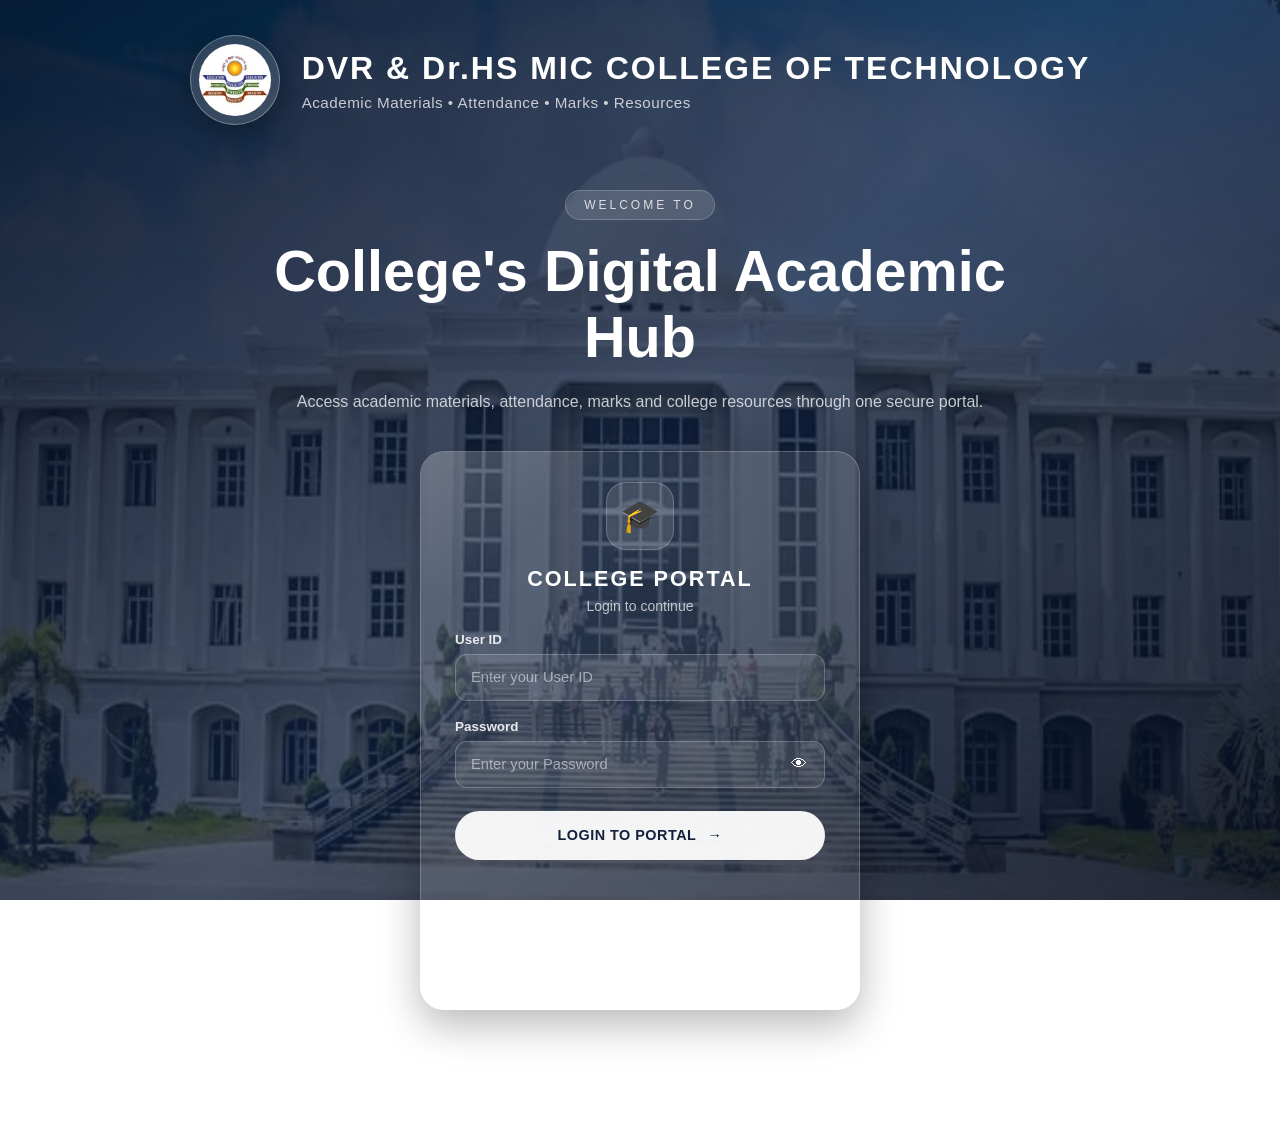
<file: index.html>
<!DOCTYPE html>
<html lang="en">

<head>
    <meta charset="UTF-8">
    <meta name="viewport" content="width=device-width, initial-scale=1.0">

    <title>College Portal</title>

    <link rel="stylesheet" href="style.css">
</head>

<body>

    <div class="background-overlay"></div>

    <main class="main-container">

        <!-- COLLEGE HEADER -->
        <header class="college-header">

            <div class="logo-container">
                <img
                    src="college-logo.jpeg"
                    alt="College Logo"
                    class="college-logo"
                >
            </div>

            <div class="college-info">

                <h1>
                    DVR & Dr.HS MIC COLLEGE OF TECHNOLOGY
                </h1>

                <p>
                    Academic Materials • Attendance • Marks • Resources
                </p>

            </div>

        </header>


        <!-- WELCOME -->
        <section class="welcome-section">

            <span class="welcome-small">
                WELCOME TO
            </span>

            <h2>
                College's Digital Academic Hub
            </h2>

            <p>
                Access academic materials, attendance, marks and
                college resources through one secure portal.
            </p>

        </section>


        <!-- LOGIN -->
        <section class="login-section">

            <div class="login-card">

                <div class="login-icon">
                    🎓
                </div>

                <h3>
                    COLLEGE PORTAL
                </h3>

                <p class="login-subtitle">
                    Login to continue
                </p>


                <form id="loginForm">

                    <!-- USER ID -->
                    <div class="input-group">

                        <label for="userId">
                            User ID
                        </label>

                        <input
                            type="text"
                            id="userId"
                            placeholder="Enter your User ID"
                            autocomplete="username"
                            required
                        >

                    </div>


                    <!-- PASSWORD -->
                    <div class="input-group">

                        <label for="password">
                            Password
                        </label>

                        <div class="password-wrapper">

                            <input
                                type="password"
                                id="password"
                                placeholder="Enter your Password"
                                autocomplete="current-password"
                                required
                            >

                            <button
                                type="button"
                                id="passwordToggle"
                                class="password-toggle"
                                aria-label="Show password"
                            >
                                👁
                            </button>

                        </div>

                    </div>


                    <!-- LOGIN -->
                    <button
                        type="submit"
                        class="login-button"
                    >
                        LOGIN TO PORTAL
                        <span>→</span>
                    </button>

                </form>


                <p
                    id="loginMessage"
                    class="login-message"
                ></p>


                <!-- OR -->
                <div class="divider">
                    <span>OR</span>
                </div>


                <!-- REGISTER -->
                <button
                    type="button"
                    class="register-button"
                    onclick="openRegister()"
                >
                    New Student?
                    <span>Register Here</span>
                </button>

            </div>

        </section>


        <!-- FOOTER -->
        <footer>

            <p>
                © 2025-2029 CSE DEPARTMENT
            </p>

            <p>
                Secure • Accessible • Student Focused
            </p>

        </footer>

    </main>


    <script src="script.js"></script>

</body>

</html>
</file>
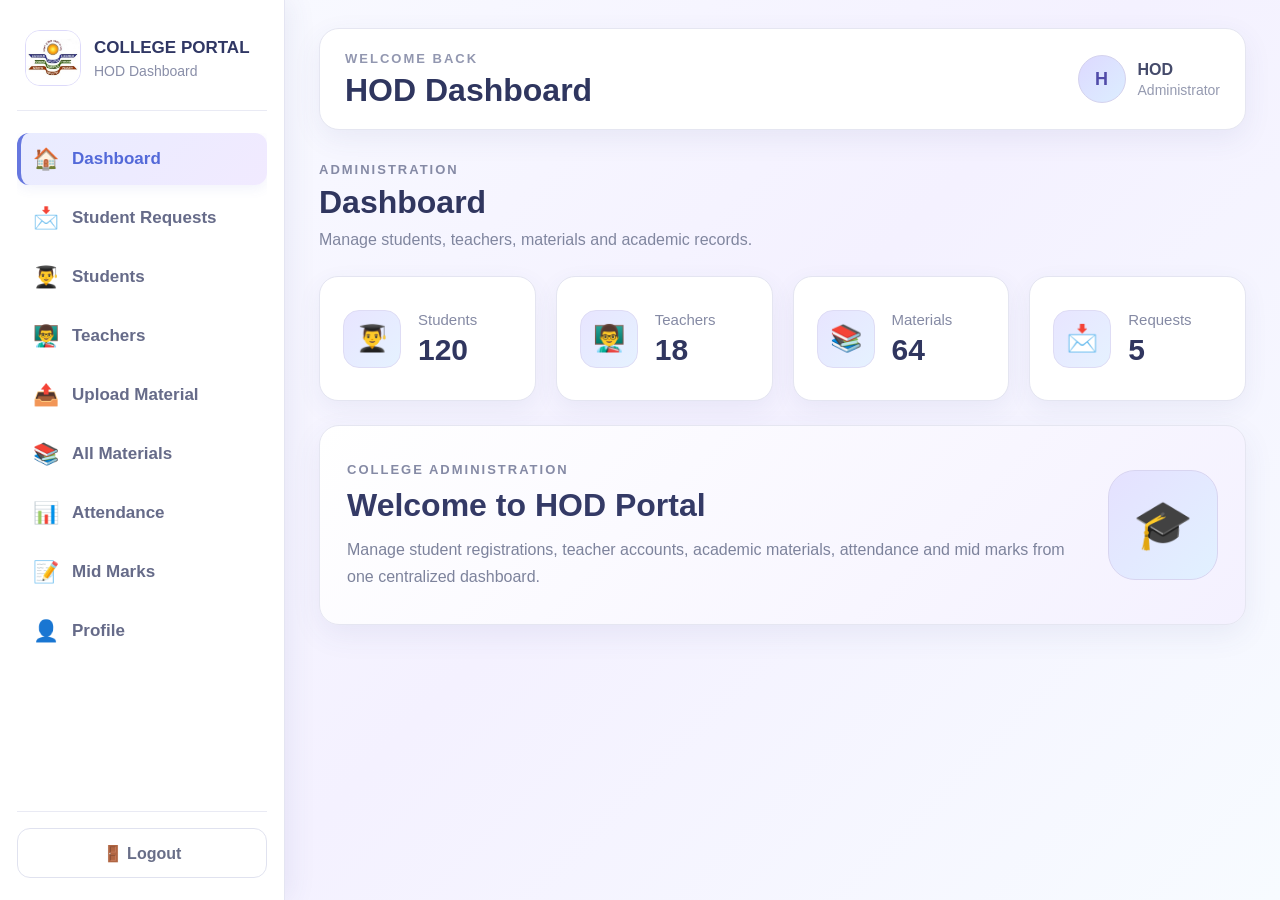
<file: admin-dashboard.html>
<!DOCTYPE html>
<html lang="en">

<head>

    <meta charset="UTF-8">

    <meta
        name="viewport"
        content="width=device-width, initial-scale=1.0"
    >

    <title>HOD Dashboard | College Portal</title>

    <link
        rel="stylesheet"
        href="admin-dashboard.css"
    >

</head>


<body>


<div class="dashboard-wrapper">


    <!-- =================================================
         MOBILE OVERLAY
    ================================================== -->

    <div
        class="mobile-overlay"
        id="mobileOverlay"
        onclick="closeMobileMenu()"
    ></div>



    <!-- =================================================
         SIDEBAR
    ================================================== -->

    <aside class="sidebar"
           id="sidebar">


        <!-- SIDEBAR HEADER -->

        <div class="sidebar-header">


            <div class="sidebar-logo">

                <img
                    src="../college-logo.jpeg"
                    alt="College Logo"
                >

            </div>


            <div>

                <h2>
                    COLLEGE PORTAL
                </h2>

                <p>
                    HOD Dashboard
                </p>

            </div>


        </div>



        <!-- NAVIGATION -->

        <nav class="sidebar-nav">


            <button
                class="nav-item active"
                onclick="showSection('dashboard')"
            >

                <span>🏠</span>

                <span>
                    Dashboard
                </span>

            </button>


            <button
                class="nav-item"
                onclick="showSection('requests')"
            >

                <span>📩</span>

                <span>
                    Student Requests
                </span>

            </button>


            <button
                class="nav-item"
                onclick="showSection('students')"
            >

                <span>👨‍🎓</span>

                <span>
                    Students
                </span>

            </button>


            <button
                class="nav-item"
                onclick="showSection('teachers')"
            >

                <span>👨‍🏫</span>

                <span>
                    Teachers
                </span>

            </button>


            <button
                class="nav-item"
                onclick="showSection('upload-material')"
            >

                <span>📤</span>

                <span>
                    Upload Material
                </span>

            </button>


            <button
                class="nav-item"
                onclick="showSection('materials')"
            >

                <span>📚</span>

                <span>
                    All Materials
                </span>

            </button>


            <button
                class="nav-item"
                onclick="showSection('attendance')"
            >

                <span>📊</span>

                <span>
                    Attendance
                </span>

            </button>


            <button
                class="nav-item"
                onclick="showSection('marks')"
            >

                <span>📝</span>

                <span>
                    Mid Marks
                </span>

            </button>


            <button
                class="nav-item"
                onclick="showSection('profile')"
            >

                <span>👤</span>

                <span>
                    Profile
                </span>

            </button>


        </nav>



        <!-- LOGOUT -->

        <div class="sidebar-bottom">

            <button
                class="logout-btn"
                onclick="logout()"
            >

                🚪 Logout

            </button>

        </div>


    </aside>



    <!-- =================================================
         MAIN
    ================================================== -->

    <main class="main-content">


        <!-- TOPBAR -->

        <header class="topbar">


            <!-- MOBILE MENU -->

            <button
                type="button"
                class="mobile-menu-btn"
                onclick="toggleMobileMenu()"
                aria-label="Open menu"
            >
                ☰
            </button>


            <div class="topbar-title">

                <span class="topbar-small">
                    WELCOME BACK
                </span>

                <h1>
                    HOD Dashboard
                </h1>

            </div>


            <div class="topbar-user">

                <div class="user-avatar">
                    H
                </div>

                <div>

                    <strong>
                        HOD
                    </strong>

                    <small>
                        Administrator
                    </small>

                </div>

            </div>


        </header>



        <!-- =================================================
             DASHBOARD
        ================================================== -->

        <section
            id="dashboard"
            class="content-section active"
        >


            <div class="section-heading">

                <div>

                    <span class="section-label">
                        ADMINISTRATION
                    </span>

                    <h2>
                        Dashboard
                    </h2>

                    <p>
                        Manage students, teachers,
                        materials and academic records.
                    </p>

                </div>

            </div>



            <!-- STATS -->

            <div class="stats-grid">


                <div class="stat-card">

                    <div class="stat-icon">
                        👨‍🎓
                    </div>

                    <div>

                        <span>
                            Students
                        </span>

                        <h3>
                            120
                        </h3>

                    </div>

                </div>


                <div class="stat-card">

                    <div class="stat-icon">
                        👨‍🏫
                    </div>

                    <div>

                        <span>
                            Teachers
                        </span>

                        <h3>
                            18
                        </h3>

                    </div>

                </div>


                <div class="stat-card">

                    <div class="stat-icon">
                        📚
                    </div>

                    <div>

                        <span>
                            Materials
                        </span>

                        <h3>
                            64
                        </h3>

                    </div>

                </div>


                <div class="stat-card">

                    <div class="stat-icon">
                        📩
                    </div>

                    <div>

                        <span>
                            Requests
                        </span>

                        <h3>
                            5
                        </h3>

                    </div>

                </div>


            </div>



            <!-- WELCOME -->

            <div class="glass-panel welcome-panel">

                <div>

                    <span class="section-label">
                        COLLEGE ADMINISTRATION
                    </span>

                    <h2>
                        Welcome to HOD Portal
                    </h2>

                    <p>
                        Manage student registrations,
                        teacher accounts, academic materials,
                        attendance and mid marks from one
                        centralized dashboard.
                    </p>

                </div>


                <div class="welcome-icon">
                    🎓
                </div>

            </div>


        </section>



        <!-- =================================================
             STUDENT REQUESTS
        ================================================== -->

        <section
            id="requests"
            class="content-section"
        >


            <div class="section-heading">

                <div>

                    <span class="section-label">
                        STUDENT MANAGEMENT
                    </span>

                    <h2>
                        Student Requests
                    </h2>

                    <p>
                        Approve or reject student registrations.
                    </p>

                </div>


                <input
                    type="text"
                    id="requestSearch"
                    class="search-input"
                    placeholder="Search requests..."
                >

            </div>



            <div class="glass-panel">

                <div class="table-wrapper">

                    <table>

                        <thead>

                            <tr>

                                <th>
                                    Registration ID
                                </th>

                                <th>
                                    Student Name
                                </th>

                                <th>
                                    Email
                                </th>

                                <th>
                                    Branch
                                </th>

                                <th>
                                    Year
                                </th>

                                <th>
                                    Status
                                </th>

                                <th>
                                    Action
                                </th>

                            </tr>

                        </thead>


                        <tbody id="requestTableBody">

                            <tr>

                                <td>
                                    23CSE002
                                </td>

                                <td>
                                    Demo Student 2
                                </td>

                                <td>
                                    student2@college.edu
                                </td>

                                <td>
                                    CSE
                                </td>

                                <td>
                                    3rd Year
                                </td>

                                <td>
                                    <span class="status pending">
                                        Pending
                                    </span>
                                </td>

                                <td>

                                    <button
                                        class="approve-btn"
                                        onclick="approveRequest(this)"
                                    >
                                        Approve
                                    </button>

                                    <button
                                        class="reject-btn"
                                        onclick="rejectRequest(this)"
                                    >
                                        Reject
                                    </button>

                                </td>

                            </tr>


                            <tr>

                                <td>
                                    23ECE003
                                </td>

                                <td>
                                    Demo Student 3
                                </td>

                                <td>
                                    student3@college.edu
                                </td>

                                <td>
                                    ECE
                                </td>

                                <td>
                                    2nd Year
                                </td>

                                <td>
                                    <span class="status pending">
                                        Pending
                                    </span>
                                </td>

                                <td>

                                    <button
                                        class="approve-btn"
                                        onclick="approveRequest(this)"
                                    >
                                        Approve
                                    </button>

                                    <button
                                        class="reject-btn"
                                        onclick="rejectRequest(this)"
                                    >
                                        Reject
                                    </button>

                                </td>

                            </tr>

                        </tbody>

                    </table>

                </div>

            </div>


        </section>



        <!-- =================================================
             STUDENTS
        ================================================== -->

        <section
            id="students"
            class="content-section"
        >


            <div class="section-heading">

                <div>

                    <span class="section-label">
                        STUDENT MANAGEMENT
                    </span>

                    <h2>
                        Students
                    </h2>

                    <p>
                        View and manage student accounts.
                    </p>

                </div>


                <input
                    type="text"
                    id="studentSearch"
                    class="search-input"
                    placeholder="Search students..."
                >

            </div>



            <div class="glass-panel">

                <div class="table-wrapper">

                    <table>

                        <thead>

                            <tr>

                                <th>
                                    Registration ID
                                </th>

                                <th>
                                    Student Name
                                </th>

                                <th>
                                    Branch
                                </th>

                                <th>
                                    Year
                                </th>

                                <th>
                                    Status
                                </th>

                                <th>
                                    Action
                                </th>

                            </tr>

                        </thead>


                        <tbody id="studentTableBody">

                            <tr>

                                <td>
                                    23CSE001
                                </td>

                                <td>
                                    Demo Student
                                </td>

                                <td>
                                    CSE
                                </td>

                                <td>
                                    3rd Year
                                </td>

                                <td>
                                    <span class="status active">
                                        Active
                                    </span>
                                </td>

                                <td>

                                    <button
                                        class="view-btn"
                                        onclick="viewStudent(this)"
                                    >
                                        View
                                    </button>

                                    <button
                                        class="edit-btn"
                                        onclick="editStudent(this)"
                                    >
                                        Edit
                                    </button>

                                    <button
                                        class="reset-btn"
                                        onclick="resetStudentPassword(this)"
                                    >
                                        Reset Password
                                    </button>

                                </td>

                            </tr>

                        </tbody>

                    </table>

                </div>

            </div>


        </section>



        <!-- =================================================
             TEACHERS
        ================================================== -->

        <section
            id="teachers"
            class="content-section"
        >


            <div class="section-heading">

                <div>

                    <span class="section-label">
                        TEACHER MANAGEMENT
                    </span>

                    <h2>
                        Teachers
                    </h2>

                    <p>
                        Create and manage teacher accounts.
                    </p>

                </div>

            </div>



            <!-- CREATE TEACHER -->

            <div class="glass-panel">

                <h3>
                    Create Teacher Account
                </h3>


                <form id="teacherForm">


                    <div class="form-row">


                        <div class="form-group">

                            <label>
                                Teacher ID
                            </label>

                            <input
                                type="text"
                                id="teacherId"
                                placeholder="Enter Teacher ID"
                                required
                            >

                        </div>


                        <div class="form-group">

                            <label>
                                Teacher Name
                            </label>

                            <input
                                type="text"
                                id="teacherName"
                                placeholder="Enter Teacher Name"
                                required
                            >

                        </div>


                    </div>



                    <div class="form-row">


                        <div class="form-group">

                            <label>
                                Branch
                            </label>

                            <select
                                id="teacherBranch"
                                required
                            >

                                <option value="">
                                    Select Branch
                                </option>

                                <option value="CSE">
                                    CSE
                                </option>

                                <option value="ECE">
                                    ECE
                                </option>

                                <option value="EEE">
                                    EEE
                                </option>

                                <option value="MECH">
                                    MECH
                                </option>

                                <option value="CIVIL">
                                    CIVIL
                                </option>

                                <option value="AIML">
                                    AIML
                                </option>

                                <option value="DS">
                                    Data Science
                                </option>

                            </select>

                        </div>


                        <div class="form-group">

                            <label>
                                Qualification
                            </label>

                            <input
                                type="text"
                                id="teacherQualification"
                                placeholder="Example: M.Tech"
                                required
                            >

                        </div>


                    </div>



                    <div class="form-row">


                        <div class="form-group">

                            <label>
                                Password
                            </label>

                            <input
                                type="password"
                                id="teacherPassword"
                                placeholder="Enter Password"
                                required
                            >

                        </div>


                        <div class="form-group">

                            <label>
                                Confirm Password
                            </label>

                            <input
                                type="password"
                                id="teacherConfirmPassword"
                                placeholder="Confirm Password"
                                required
                            >

                        </div>


                    </div>



                    <div class="form-actions">

                        <button
                            type="button"
                            class="cancel-btn"
                            onclick="clearTeacherForm()"
                        >
                            Clear
                        </button>


                        <button
                            type="submit"
                            class="primary-btn"
                        >
                            Create Teacher
                        </button>

                    </div>


                    <p
                        id="teacherMessage"
                        class="form-message"
                    ></p>


                </form>

            </div>



            <!-- TEACHER TABLE -->

            <div class="glass-panel">

                <h3>
                    Teacher Accounts
                </h3>


                <div class="table-wrapper">

                    <table>

                        <thead>

                            <tr>

                                <th>
                                    Teacher ID
                                </th>

                                <th>
                                    Teacher Name
                                </th>

                                <th>
                                    Branch
                                </th>

                                <th>
                                    Qualification
                                </th>

                                <th>
                                    Status
                                </th>

                                <th>
                                    Action
                                </th>

                            </tr>

                        </thead>


                        <tbody id="teacherTableBody">

                            <tr>

                                <td>
                                    TCH001
                                </td>

                                <td>
                                    Demo Teacher
                                </td>

                                <td>
                                    CSE
                                </td>

                                <td>
                                    M.Tech
                                </td>

                                <td>
                                    <span class="status active">
                                        Active
                                    </span>
                                </td>

                                <td>

                                    <button
                                        class="view-btn"
                                        onclick="viewTeacher(this)"
                                    >
                                        View
                                    </button>

                                    <button
                                        class="edit-btn"
                                        onclick="editTeacher(this)"
                                    >
                                        Edit
                                    </button>

                                    <button
                                        class="reset-btn"
                                        onclick="resetTeacherPassword(this)"
                                    >
                                        Reset Password
                                    </button>

                                    <button
                                        class="delete-btn"
                                        onclick="deleteTeacher(this)"
                                    >
                                        Delete
                                    </button>

                                </td>

                            </tr>

                        </tbody>

                    </table>

                </div>

            </div>


        </section>



        <!-- =================================================
             UPLOAD MATERIAL
        ================================================== -->

        <section
            id="upload-material"
            class="content-section"
        >


            <div class="section-heading">

                <div>

                    <span class="section-label">
                        ACADEMIC RESOURCES
                    </span>

                    <h2>
                        Upload Material
                    </h2>

                    <p>
                        Upload academic material for students.
                    </p>

                </div>

            </div>



            <div class="glass-panel">


                <form id="materialForm">


                    <div class="form-group">

                        <label>
                            Material Title
                        </label>

                        <input
                            type="text"
                            id="materialTitle"
                            placeholder="Enter material title"
                            required
                        >

                    </div>



                    <div class="form-row">


                        <div class="form-group">

                            <label>
                                Branch
                            </label>

                            <select
                                id="materialBranch"
                                required
                            >

                                <option value="">
                                    Select Branch
                                </option>

                                <option value="CSE">
                                    CSE
                                </option>

                                <option value="ECE">
                                    ECE
                                </option>

                                <option value="EEE">
                                    EEE
                                </option>

                                <option value="MECH">
                                    MECH
                                </option>

                                <option value="CIVIL">
                                    CIVIL
                                </option>

                                <option value="AIML">
                                    AIML
                                </option>

                                <option value="DS">
                                    Data Science
                                </option>

                            </select>

                        </div>


                        <div class="form-group">

                            <label>
                                Year
                            </label>

                            <select
                                id="materialYear"
                                required
                            >

                                <option value="">
                                    Select Year
                                </option>

                                <option value="1st Year">
                                    1st Year
                                </option>

                                <option value="2nd Year">
                                    2nd Year
                                </option>

                                <option value="3rd Year">
                                    3rd Year
                                </option>

                                <option value="4th Year">
                                    4th Year
                                </option>

                            </select>

                        </div>


                    </div>



                    <div class="form-group">

                        <label>
                            Material Type
                        </label>

                        <select
                            id="materialType"
                            required
                        >

                            <option value="">
                                Select Material Type
                            </option>

                            <option value="Notes">
                                Notes
                            </option>

                            <option value="Question Paper">
                                Question Paper
                            </option>

                            <option value="Assignment">
                                Assignment
                            </option>

                            <option value="PPT">
                                PPT
                            </option>

                            <option value="Lab Material">
                                Lab Material
                            </option>

                            <option value="Reference">
                                Reference
                            </option>

                        </select>

                    </div>



                    <!-- MATERIAL DROP -->

                    <div class="form-group">

                        <label>
                            Material File
                        </label>


                        <div
                            id="materialDropArea"
                            class="material-drop-area"
                        >

                            <div class="upload-icon">
                                📂
                            </div>

                            <h3>
                                Drag &amp; Drop your file here
                            </h3>

                            <p>
                                or click to browse
                            </p>

                            <span>
                                PDF, DOC, DOCX, PPT, PPTX, XLS, XLSX
                            </span>


                            <input
                                type="file"
                                id="materialFile"
                                accept=".pdf,.doc,.docx,.ppt,.pptx,.xls,.xlsx"
                                hidden
                            >

                        </div>


                        <p
                            id="materialFileName"
                            class="selected-file"
                        ></p>

                    </div>



                    <div class="form-actions">

                        <button
                            type="button"
                            class="cancel-btn"
                            onclick="clearMaterialForm()"
                        >
                            Clear
                        </button>


                        <button
                            type="submit"
                            class="primary-btn"
                        >
                            Upload Material
                        </button>

                    </div>


                    <p
                        id="materialMessage"
                        class="form-message"
                    ></p>


                </form>

            </div>


        </section>



        <!-- =================================================
             ALL MATERIALS
        ================================================== -->

        <section
            id="materials"
            class="content-section"
        >


            <div class="section-heading">

                <div>

                    <span class="section-label">
                        ACADEMIC RESOURCES
                    </span>

                    <h2>
                        All Materials
                    </h2>

                    <p>
                        View all academic materials.
                    </p>

                </div>


                <input
                    type="text"
                    id="materialSearch"
                    class="search-input"
                    placeholder="Search materials..."
                >

            </div>



            <div class="glass-panel">


                <div class="table-wrapper">

                    <table>

                        <thead>

                            <tr>

                                <th>
                                    Material
                                </th>

                                <th>
                                    Branch
                                </th>

                                <th>
                                    Year
                                </th>

                                <th>
                                    Type
                                </th>

                                <th>
                                    Uploaded By
                                </th>

                                <th>
                                    Action
                                </th>

                            </tr>

                        </thead>


                        <tbody id="materialTableBody">

                            <tr>

                                <td>
                                    DBMS Unit 1 Notes
                                </td>

                                <td>
                                    CSE
                                </td>

                                <td>
                                    3rd Year
                                </td>

                                <td>
                                    Notes
                                </td>

                                <td>
                                    Demo Teacher
                                </td>

                                <td>

                                    <button
                                        class="view-btn"
                                        onclick="viewMaterial(this)"
                                    >
                                        View
                                    </button>

                                    <button
                                        class="delete-btn"
                                        onclick="deleteMaterial(this)"
                                    >
                                        Delete
                                    </button>

                                </td>

                            </tr>


                            <tr>

                                <td>
                                    Digital Electronics
                                </td>

                                <td>
                                    ECE
                                </td>

                                <td>
                                    2nd Year
                                </td>

                                <td>
                                    Notes
                                </td>

                                <td>
                                    Another Teacher
                                </td>

                                <td>

                                    <button
                                        class="view-btn"
                                        onclick="viewMaterial(this)"
                                    >
                                        View
                                    </button>

                                    <button
                                        class="delete-btn"
                                        onclick="deleteMaterial(this)"
                                    >
                                        Delete
                                    </button>

                                </td>

                            </tr>

                        </tbody>

                    </table>

                </div>

            </div>


        </section>



        <!-- =================================================
             ATTENDANCE
        ================================================== -->

        <section
            id="attendance"
            class="content-section"
        >


            <div class="section-heading">

                <div>

                    <span class="section-label">
                        ACADEMIC RECORDS
                    </span>

                    <h2>
                        Attendance
                    </h2>

                    <p>
                        Upload attendance Excel file.
                    </p>

                </div>

            </div>



            <div class="glass-panel">


                <div
                    id="attendanceDropArea"
                    class="upload-drop-area"
                >

                    <div class="upload-icon">
                        📊
                    </div>

                    <h3>
                        Drag &amp; Drop Attendance Excel
                    </h3>

                    <p>
                        or click to select Excel file
                    </p>

                    <span>
                        .xlsx or .xls
                    </span>


                    <input
                        type="file"
                        id="attendanceFile"
                        accept=".xlsx,.xls"
                        hidden
                    >

                </div>


                <p
                    id="attendanceFileName"
                    class="selected-file"
                ></p>


                <div class="form-actions">

                    <button
                        type="button"
                        class="cancel-btn"
                        onclick="clearAttendance()"
                    >
                        Clear
                    </button>


                    <button
                        type="button"
                        class="primary-btn"
                        onclick="uploadAttendance()"
                    >
                        Upload Attendance
                    </button>

                </div>


                <p
                    id="attendanceMessage"
                    class="form-message"
                ></p>


            </div>


        </section>



        <!-- =================================================
             MID MARKS
        ================================================== -->

        <section
            id="marks"
            class="content-section"
        >


            <div class="section-heading">

                <div>

                    <span class="section-label">
                        ACADEMIC RECORDS
                    </span>

                    <h2>
                        Mid Marks
                    </h2>

                    <p>
                        Upload mid marks Excel file.
                    </p>

                </div>

            </div>



            <div class="glass-panel">


                <div
                    id="marksDropArea"
                    class="upload-drop-area"
                >

                    <div class="upload-icon">
                        📝
                    </div>

                    <h3>
                        Drag &amp; Drop Mid Marks Excel
                    </h3>

                    <p>
                        or click to select Excel file
                    </p>

                    <span>
                        .xlsx or .xls
                    </span>


                    <input
                        type="file"
                        id="marksFile"
                        accept=".xlsx,.xls"
                        hidden
                    >

                </div>


                <p
                    id="marksFileName"
                    class="selected-file"
                ></p>


                <div class="form-actions">

                    <button
                        type="button"
                        class="cancel-btn"
                        onclick="clearMarks()"
                    >
                        Clear
                    </button>


                    <button
                        type="button"
                        class="primary-btn"
                        onclick="uploadMarks()"
                    >
                        Upload Mid Marks
                    </button>

                </div>


                <p
                    id="marksMessage"
                    class="form-message"
                ></p>


            </div>


        </section>



        <!-- =================================================
             PROFILE
        ================================================== -->

        <section
            id="profile"
            class="content-section"
        >


            <div class="section-heading">

                <div>

                    <span class="section-label">
                        ACCOUNT
                    </span>

                    <h2>
                        Profile
                    </h2>

                    <p>
                        View HOD account details.
                    </p>

                </div>

            </div>



            <div class="glass-panel profile-card">


                <div class="profile-avatar">
                    H
                </div>


                <div class="profile-info">


                    <div>

                        <span>
                            User ID
                        </span>

                        <strong>
                            HOD001
                        </strong>

                    </div>


                    <div>

                        <span>
                            Name
                        </span>

                        <strong>
                            Head of Department
                        </strong>

                    </div>


                    <div>

                        <span>
                            Role
                        </span>

                        <strong>
                            HOD / Administrator
                        </strong>

                    </div>


                    <div>

                        <span>
                            Account Status
                        </span>

                        <strong class="status-active">
                            Active
                        </strong>

                    </div>


                </div>


            </div>


        </section>


    </main>


</div>


<script src="admin-dashboard.js"></script>

</body>

</html>
</file>
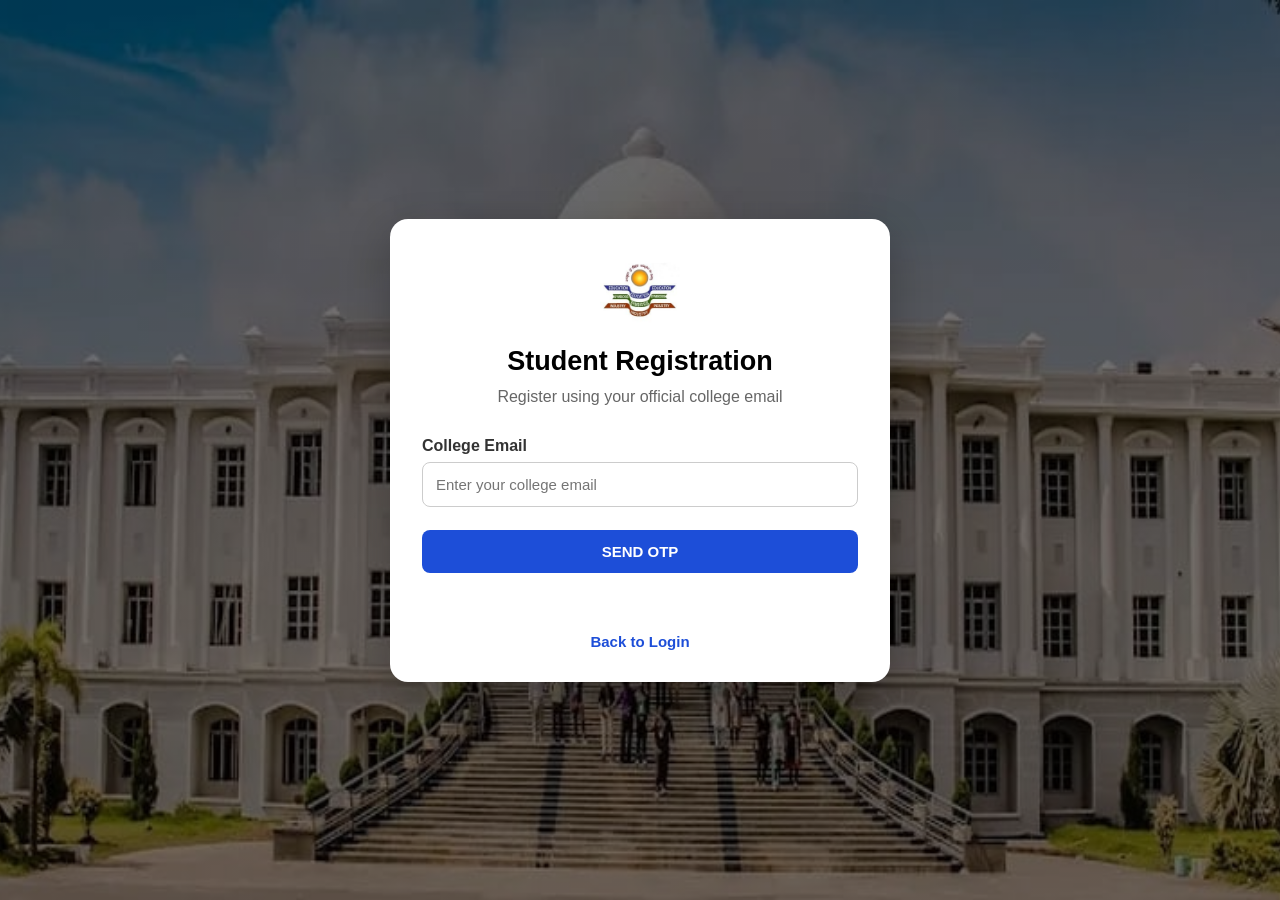
<file: register.html>
<!DOCTYPE html>
<html lang="en">

<head>

    <meta charset="UTF-8">

    <meta
        name="viewport"
        content="width=device-width, initial-scale=1.0">

    <title>Student Registration</title>

    <link rel="stylesheet" href="register.css">

</head>


<body>

    <div class="register-container">

        <div class="register-card">


            <!-- College Logo -->

            <img
                src="college-logo.jpeg"
                class="logo"
                alt="College Logo"
            >


            <!-- Heading -->

            <h1>
                Student Registration
            </h1>


            <p class="subtitle">
                Register using your official college email
            </p>



            <!-- =================================
                 STEP 1 - COLLEGE EMAIL
            ================================== -->

            <div id="emailStep">

                <div class="input-group">

                    <label for="collegeEmail">
                        College Email
                    </label>

                    <input
                        type="email"
                        id="collegeEmail"
                        placeholder="Enter your college email"
                    >

                </div>


                <button
                    type="button"
                    class="main-btn"
                    onclick="sendOTP()">

                    SEND OTP

                </button>

            </div>



            <!-- =================================
                 STEP 2 - OTP
            ================================== -->

            <div
                id="otpStep"
                style="display: none;">

                <div class="input-group">

                    <label for="otp">
                        Enter OTP
                    </label>

                    <input
                        type="text"
                        id="otp"
                        maxlength="6"
                        placeholder="Enter 6-digit OTP"
                    >

                </div>


                <button
                    type="button"
                    class="main-btn"
                    onclick="verifyOTP()">

                    VERIFY OTP

                </button>

            </div>



            <!-- =================================
                 STEP 3 - STUDENT DETAILS
            ================================== -->

            <div
                id="detailsStep"
                style="display: none;">


                <!-- Registration ID -->

                <div class="input-group">

                    <label for="registrationId">
                        Registration ID
                    </label>

                    <input
                        type="text"
                        id="registrationId"
                        placeholder="Enter your college Registration ID"
                    >

                </div>



                <!-- Password -->

                <div class="input-group">

                    <label for="password">
                        Password
                    </label>

                    <input
                        type="password"
                        id="password"
                        placeholder="Create your password"
                    >

                </div>



                <!-- Confirm Password -->

                <div class="input-group">

                    <label for="confirmPassword">
                        Confirm Password
                    </label>

                    <input
                        type="password"
                        id="confirmPassword"
                        placeholder="Confirm your password"
                    >

                </div>



                <!-- Branch -->

                <div class="input-group">

                    <label for="branch">
                        Branch
                    </label>

                    <select id="branch">

                        <option value="">
                            Select Branch
                        </option>

                        <option value="CSE">
                            CSE
                        </option>

                        <option value="ECE">
                            ECE
                        </option>

                        <option value="EEE">
                            EEE
                        </option>

                        <option value="MECH">
                            MECH
                        </option>

                        <option value="CIVIL">
                            CIVIL
                        </option>

                        <option value="IT">
                            IT
                        </option>

                    </select>

                </div>



                <!-- Year -->

                <div class="input-group">

                    <label for="year">
                        Year
                    </label>

                    <select id="year">

                        <option value="">
                            Select Year
                        </option>

                        <option value="1st Year">
                            1st Year
                        </option>

                        <option value="2nd Year">
                            2nd Year
                        </option>

                        <option value="3rd Year">
                            3rd Year
                        </option>

                        <option value="4th Year">
                            4th Year
                        </option>

                    </select>

                </div>



                <!-- Submit -->

                <button
                    type="button"
                    class="main-btn"
                    onclick="submitRegistration()">

                    CONFIRM REGISTRATION

                </button>

            </div>



            <!-- Message -->

            <p id="registerMessage"></p>



            <!-- Back -->

            <button
                type="button"
                class="back-btn"
                onclick="goToLogin()">

                Back to Login

            </button>


        </div>

    </div>


    <!-- JavaScript -->

    <script src="register.js"></script>

</body>

</html>
</file>
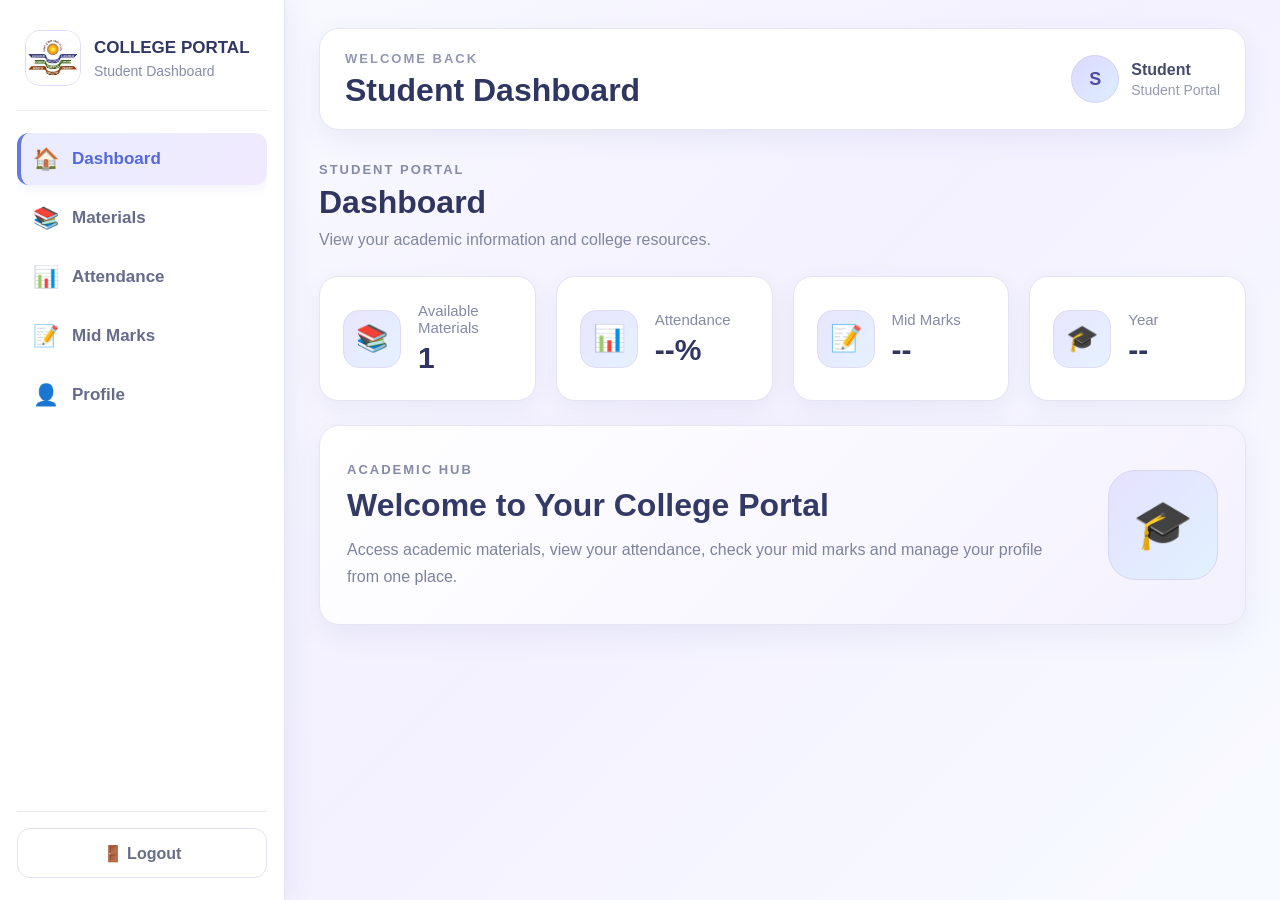
<file: student-dashboard.html>
<!DOCTYPE html>
<html lang="en">

<head>
    <meta charset="UTF-8">
    <meta name="viewport" content="width=device-width, initial-scale=1.0">

    <title>Student Dashboard | College Portal</title>

    <link rel="stylesheet" href="student-dashboard.css">
</head>

<body>

<div class="mobile-overlay"
     id="mobileOverlay"
     onclick="closeMobileMenu()">
</div>

<div class="dashboard-wrapper">

    <!-- ================= SIDEBAR ================= -->

    <aside class="sidebar"
           id="sidebar">

        <div class="sidebar-header">

            <div class="sidebar-logo">
                <img src="../college-logo.jpeg"
                     alt="College Logo">
            </div>

            <div>
                <h2>COLLEGE PORTAL</h2>
                <p>Student Dashboard</p>
            </div>

        </div>


        <nav class="sidebar-nav">

            <button class="nav-item active"
                    onclick="showSection('dashboard')">

                <span>🏠</span>
                <span>Dashboard</span>

            </button>


            <button class="nav-item"
                    onclick="showSection('materials')">

                <span>📚</span>
                <span>Materials</span>

            </button>


            <button class="nav-item"
                    onclick="showSection('attendance')">

                <span>📊</span>
                <span>Attendance</span>

            </button>


            <button class="nav-item"
                    onclick="showSection('marks')">

                <span>📝</span>
                <span>Mid Marks</span>

            </button>


            <button class="nav-item"
                    onclick="showSection('profile')">

                <span>👤</span>
                <span>Profile</span>

            </button>

        </nav>


        <div class="sidebar-bottom">

            <button class="logout-btn"
                    onclick="logout()">

                🚪 Logout

            </button>

        </div>

    </aside>



    <!-- ================= MAIN CONTENT ================= -->

    <main class="main-content">

        <!-- MOBILE MENU BUTTON -->

        <button
            type="button"
            class="mobile-menu-btn"
            onclick="toggleMobileMenu()"
            aria-label="Open menu"
        >
            ☰
        </button>


        <!-- TOP BAR -->

        <header class="topbar">

            <div>

                <span class="topbar-small">
                    WELCOME BACK
                </span>

                <h1>
                    Student Dashboard
                </h1>

            </div>


            <div class="topbar-user">

                <div class="user-avatar">
                    S
                </div>

                <div>

                    <strong>
                        Student
                    </strong>

                    <small>
                        Student Portal
                    </small>

                </div>

            </div>

        </header>



        <!-- =================================================
             DASHBOARD
        ================================================== -->

        <section id="dashboard"
                 class="content-section active">

            <div class="section-heading">

                <div>

                    <span class="section-label">
                        STUDENT PORTAL
                    </span>

                    <h2>
                        Dashboard
                    </h2>

                    <p>
                        View your academic information and college resources.
                    </p>

                </div>

            </div>


            <div class="stats-grid">


                <div class="stat-card">

                    <div class="stat-icon">
                        📚
                    </div>

                    <div>

                        <span>
                            Available Materials
                        </span>

                        <h3 id="totalMaterials">
                            0
                        </h3>

                    </div>

                </div>


                <div class="stat-card">

                    <div class="stat-icon">
                        📊
                    </div>

                    <div>

                        <span>
                            Attendance
                        </span>

                        <h3 id="attendancePercentage">
                            --%
                        </h3>

                    </div>

                </div>


                <div class="stat-card">

                    <div class="stat-icon">
                        📝
                    </div>

                    <div>

                        <span>
                            Mid Marks
                        </span>

                        <h3 id="marksCount">
                            --
                        </h3>

                    </div>

                </div>


                <div class="stat-card">

                    <div class="stat-icon">
                        🎓
                    </div>

                    <div>

                        <span>
                            Year
                        </span>

                        <h3 id="studentYear">
                            --
                        </h3>

                    </div>

                </div>

            </div>


            <div class="glass-panel welcome-panel">

                <div>

                    <span class="section-label">
                        ACADEMIC HUB
                    </span>

                    <h2>
                        Welcome to Your College Portal
                    </h2>

                    <p>
                        Access academic materials, view your attendance,
                        check your mid marks and manage your profile
                        from one place.
                    </p>

                </div>


                <div class="welcome-icon">
                    🎓
                </div>

            </div>

        </section>



        <!-- =================================================
             MATERIALS
        ================================================== -->

        <section id="materials"
                 class="content-section">

            <div class="section-heading">

                <div>

                    <span class="section-label">
                        ACADEMIC RESOURCES
                    </span>

                    <h2>
                        Materials
                    </h2>

                    <p>
                        View academic materials uploaded by your college.
                    </p>

                </div>


                <input
                    type="text"
                    id="materialSearch"
                    class="search-input"
                    placeholder="Search materials..."
                >

            </div>


            <div class="glass-panel">


                <div class="filter-row">

                    <select id="branchFilter"
                            class="filter-select">

                        <option value="">
                            All Branches
                        </option>

                        <option value="CSE">
                            CSE
                        </option>

                        <option value="ECE">
                            ECE
                        </option>

                        <option value="EEE">
                            EEE
                        </option>

                        <option value="MECH">
                            MECH
                        </option>

                        <option value="CIVIL">
                            CIVIL
                        </option>

                        <option value="AIML">
                            AIML
                        </option>

                        <option value="DS">
                            Data Science
                        </option>

                    </select>


                    <select id="yearFilter"
                            class="filter-select">

                        <option value="">
                            All Years
                        </option>

                        <option value="1st Year">
                            1st Year
                        </option>

                        <option value="2nd Year">
                            2nd Year
                        </option>

                        <option value="3rd Year">
                            3rd Year
                        </option>

                        <option value="4th Year">
                            4th Year
                        </option>

                    </select>

                </div>


                <div class="table-wrapper">

                    <table>

                        <thead>

                            <tr>

                                <th>
                                    Material
                                </th>

                                <th>
                                    Branch
                                </th>

                                <th>
                                    Year
                                </th>

                                <th>
                                    Type
                                </th>

                                <th>
                                    Uploaded By
                                </th>

                                <th>
                                    Action
                                </th>

                            </tr>

                        </thead>


                        <tbody id="materialTableBody">

                            <tr>

                                <td colspan="6"
                                    class="empty-row">

                                    No materials available

                                </td>

                            </tr>

                        </tbody>

                    </table>

                </div>

            </div>

        </section>



        <!-- =================================================
             ATTENDANCE
        ================================================== -->

        <section id="attendance"
                 class="content-section">

            <div class="section-heading">

                <div>

                    <span class="section-label">
                        ACADEMIC RECORD
                    </span>

                    <h2>
                        My Attendance
                    </h2>

                    <p>
                        View your attendance record.
                    </p>

                </div>

            </div>


            <div class="glass-panel">


                <div class="attendance-summary">

                    <div class="attendance-circle">

                        <span id="attendanceValue">
                            --%
                        </span>

                    </div>


                    <div>

                        <h3>
                            Attendance Percentage
                        </h3>

                        <p>
                            Your attendance information
                            is displayed here.
                        </p>

                    </div>

                </div>


                <div class="table-wrapper">

                    <table>

                        <thead>

                            <tr>

                                <th>
                                    Subject
                                </th>

                                <th>
                                    Conducted
                                </th>

                                <th>
                                    Present
                                </th>

                                <th>
                                    Absent
                                </th>

                                <th>
                                    Percentage
                                </th>

                            </tr>

                        </thead>


                        <tbody id="attendanceTableBody">

                            <tr>

                                <td colspan="5"
                                    class="empty-row">

                                    No attendance data available

                                </td>

                            </tr>

                        </tbody>

                    </table>

                </div>

            </div>

        </section>



        <!-- =================================================
             MID MARKS
        ================================================== -->

        <section id="marks"
                 class="content-section">

            <div class="section-heading">

                <div>

                    <span class="section-label">
                        ACADEMIC RECORD
                    </span>

                    <h2>
                        My Mid Marks
                    </h2>

                    <p>
                        View your internal examination marks.
                    </p>

                </div>

            </div>


            <div class="glass-panel">


                <div class="marks-summary">

                    <div class="marks-icon">
                        📝
                    </div>

                    <div>

                        <h3>
                            Mid Examination Results
                        </h3>

                        <p>
                            Your marks uploaded by the HOD
                            are displayed here.
                        </p>

                    </div>

                </div>


                <div class="table-wrapper">

                    <table>

                        <thead>

                            <tr>

                                <th>
                                    Subject
                                </th>

                                <th>
                                    Mid 1
                                </th>

                                <th>
                                    Mid 2
                                </th>

                                <th>
                                    Average
                                </th>

                            </tr>

                        </thead>


                        <tbody id="marksTableBody">

                            <tr>

                                <td colspan="4"
                                    class="empty-row">

                                    No mid marks available

                                </td>

                            </tr>

                        </tbody>

                    </table>

                </div>

            </div>

        </section>



        <!-- =================================================
             PROFILE
        ================================================== -->

        <section id="profile"
                 class="content-section">

            <div class="section-heading">

                <div>

                    <span class="section-label">
                        ACCOUNT
                    </span>

                    <h2>
                        My Profile
                    </h2>

                    <p>
                        View your registered student details.
                    </p>

                </div>

            </div>


            <div class="glass-panel profile-card">

                <div class="profile-avatar">
                    S
                </div>


                <div class="profile-info">

                    <div>

                        <span>
                            Registration ID
                        </span>

                        <strong>
                            23CSE001
                        </strong>

                    </div>


                    <div>

                        <span>
                            Student Name
                        </span>

                        <strong>
                            Demo Student
                        </strong>

                    </div>


                    <div>

                        <span>
                            Email
                        </span>

                        <strong>
                            student@college.edu
                        </strong>

                    </div>


                    <div>

                        <span>
                            Branch
                        </span>

                        <strong>
                            CSE
                        </strong>

                    </div>


                    <div>

                        <span>
                            Year
                        </span>

                        <strong>
                            3rd Year
                        </strong>

                    </div>


                    <div>

                        <span>
                            Role
                        </span>

                        <strong>
                            Student
                        </strong>

                    </div>

                </div>

            </div>

        </section>


    </main>

</div>


<script src="student-dashboard.js"></script>

</body>

</html>
</file>
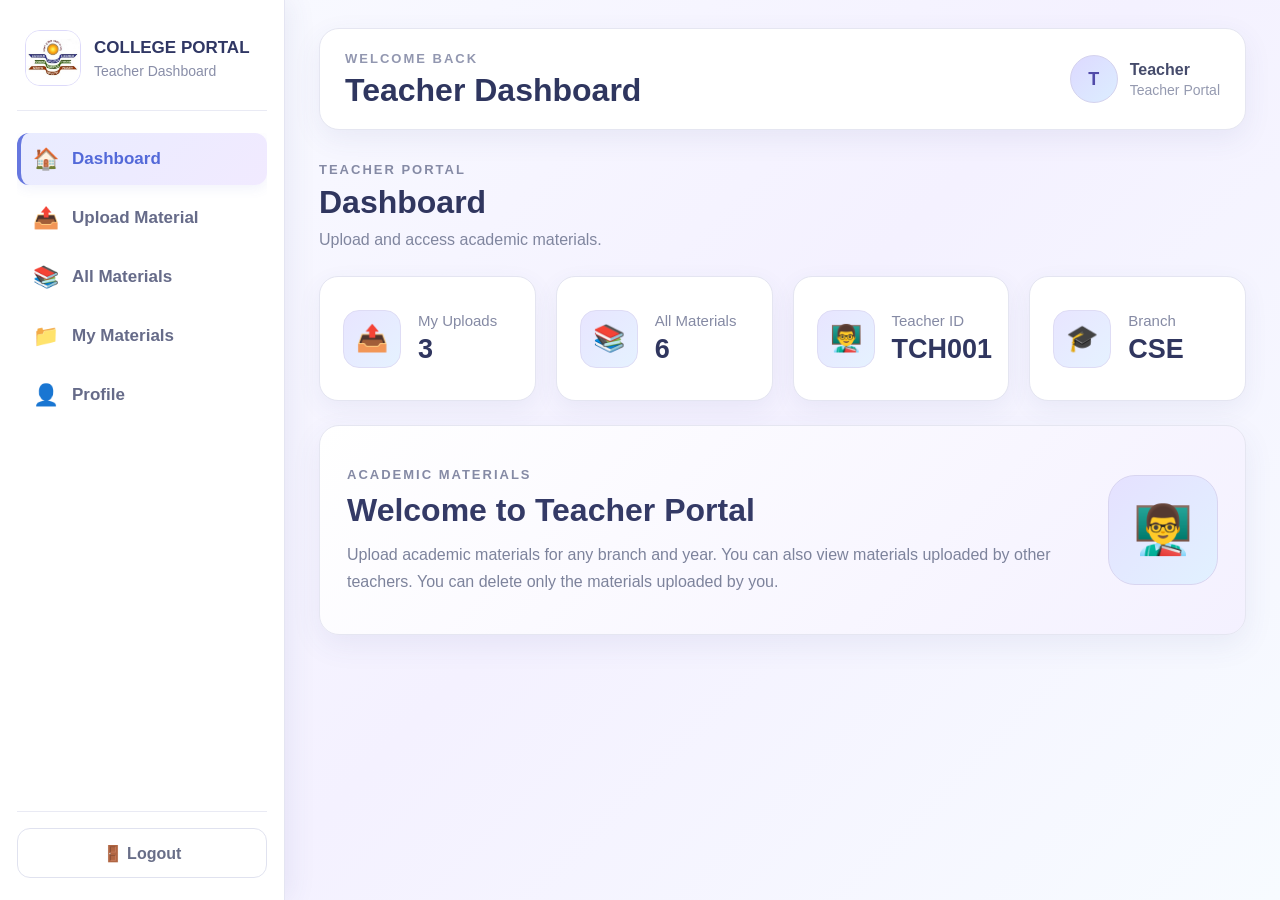
<file: teacher-dashboard.html>
<!DOCTYPE html>
<html lang="en">

<head>
    <meta charset="UTF-8">
    <meta name="viewport" content="width=device-width, initial-scale=1.0">

    <title>Teacher Dashboard | College Portal</title>

    <link rel="stylesheet" href="teacher-dashboard.css">
</head>

<body>

<div class="mobile-overlay"
     id="mobileOverlay"
     onclick="closeMobileMenu()">
</div>

<div class="dashboard-wrapper">

    <!-- ================= SIDEBAR ================= -->

    <aside class="sidebar"
           id="sidebar">

        <div class="sidebar-header">

            <div class="sidebar-logo">
                <img src="../college-logo.jpeg"
                     alt="College Logo">
            </div>

            <div>
                <h2>COLLEGE PORTAL</h2>
                <p>Teacher Dashboard</p>
            </div>

        </div>


        <nav class="sidebar-nav">

            <button class="nav-item active"
                    onclick="showSection('dashboard')">

                <span>🏠</span>
                <span>Dashboard</span>

            </button>


            <button class="nav-item"
                    onclick="showSection('upload-material')">

                <span>📤</span>
                <span>Upload Material</span>

            </button>


            <button class="nav-item"
                    onclick="showSection('all-materials')">

                <span>📚</span>
                <span>All Materials</span>

            </button>


            <button class="nav-item"
                    onclick="showSection('my-materials')">

                <span>📁</span>
                <span>My Materials</span>

            </button>


            <button class="nav-item"
                    onclick="showSection('profile')">

                <span>👤</span>
                <span>Profile</span>

            </button>

        </nav>


        <div class="sidebar-bottom">

            <button class="logout-btn"
                    onclick="logout()">

                🚪 Logout

            </button>

        </div>

    </aside>



    <!-- ================= MAIN CONTENT ================= -->

    <main class="main-content">


        <!-- MOBILE MENU BUTTON -->

        <button
            type="button"
            class="mobile-menu-btn"
            onclick="toggleMobileMenu()"
            aria-label="Open menu"
        >
            ☰
        </button>


        <!-- TOPBAR -->

        <header class="topbar">

            <div>

                <span class="topbar-small">
                    WELCOME BACK
                </span>

                <h1>
                    Teacher Dashboard
                </h1>

            </div>


            <div class="topbar-user">

                <div class="user-avatar">
                    T
                </div>

                <div>

                    <strong>
                        Teacher
                    </strong>

                    <small>
                        Teacher Portal
                    </small>

                </div>

            </div>

        </header>



        <!-- =====================================================
             DASHBOARD
        ====================================================== -->

        <section id="dashboard"
                 class="content-section active">

            <div class="section-heading">

                <div>

                    <span class="section-label">
                        TEACHER PORTAL
                    </span>

                    <h2>
                        Dashboard
                    </h2>

                    <p>
                        Upload and access academic materials.
                    </p>

                </div>

            </div>


            <div class="stats-grid">


                <div class="stat-card">

                    <div class="stat-icon">
                        📤
                    </div>

                    <div>

                        <span>
                            My Uploads
                        </span>

                        <h3 id="myUploadCount">
                            0
                        </h3>

                    </div>

                </div>


                <div class="stat-card">

                    <div class="stat-icon">
                        📚
                    </div>

                    <div>

                        <span>
                            All Materials
                        </span>

                        <h3 id="allMaterialCount">
                            0
                        </h3>

                    </div>

                </div>


                <div class="stat-card">

                    <div class="stat-icon">
                        👨‍🏫
                    </div>

                    <div>

                        <span>
                            Teacher ID
                        </span>

                        <h3>
                            TCH001
                        </h3>

                    </div>

                </div>


                <div class="stat-card">

                    <div class="stat-icon">
                        🎓
                    </div>

                    <div>

                        <span>
                            Branch
                        </span>

                        <h3>
                            CSE
                        </h3>

                    </div>

                </div>

            </div>


            <div class="glass-panel welcome-panel">

                <div>

                    <span class="section-label">
                        ACADEMIC MATERIALS
                    </span>

                    <h2>
                        Welcome to Teacher Portal
                    </h2>

                    <p>
                        Upload academic materials for any branch and year.
                        You can also view materials uploaded by other teachers.
                        You can delete only the materials uploaded by you.
                    </p>

                </div>


                <div class="welcome-icon">
                    👨‍🏫
                </div>

            </div>

        </section>



        <!-- =====================================================
             UPLOAD MATERIAL
        ====================================================== -->

        <section id="upload-material"
                 class="content-section">

            <div class="section-heading">

                <div>

                    <span class="section-label">
                        ACADEMIC RESOURCES
                    </span>

                    <h2>
                        Upload Material
                    </h2>

                    <p>
                        Upload materials for any branch and any year.
                    </p>

                </div>

            </div>


            <div class="glass-panel">

                <form id="materialForm">


                    <!-- MATERIAL TITLE -->

                    <div class="form-group">

                        <label for="materialTitle">
                            Material Title
                        </label>

                        <input
                            type="text"
                            id="materialTitle"
                            placeholder="Enter material title"
                            required
                        >

                    </div>



                    <!-- BRANCH -->

                    <div class="form-row">

                        <div class="form-group">

                            <label for="materialBranch">
                                Branch
                            </label>

                            <select
                                id="materialBranch"
                                required
                            >

                                <option value="">
                                    Select Branch
                                </option>

                                <option value="CSE">
                                    CSE
                                </option>

                                <option value="ECE">
                                    ECE
                                </option>

                                <option value="EEE">
                                    EEE
                                </option>

                                <option value="MECH">
                                    MECH
                                </option>

                                <option value="CIVIL">
                                    CIVIL
                                </option>

                                <option value="AIML">
                                    AIML
                                </option>

                                <option value="DS">
                                    Data Science
                                </option>

                            </select>

                        </div>


                        <!-- YEAR -->

                        <div class="form-group">

                            <label for="materialYear">
                                Year
                            </label>

                            <select
                                id="materialYear"
                                required
                            >

                                <option value="">
                                    Select Year
                                </option>

                                <option value="1st Year">
                                    1st Year
                                </option>

                                <option value="2nd Year">
                                    2nd Year
                                </option>

                                <option value="3rd Year">
                                    3rd Year
                                </option>

                                <option value="4th Year">
                                    4th Year
                                </option>

                            </select>

                        </div>

                    </div>



                    <!-- MATERIAL TYPE -->

                    <div class="form-group">

                        <label for="materialType">
                            Material Type
                        </label>

                        <select
                            id="materialType"
                            required
                        >

                            <option value="">
                                Select Material Type
                            </option>

                            <option value="Notes">
                                Notes
                            </option>

                            <option value="Question Paper">
                                Question Paper
                            </option>

                            <option value="Assignment">
                                Assignment
                            </option>

                            <option value="PPT">
                                PPT
                            </option>

                            <option value="Lab Material">
                                Lab Material
                            </option>

                            <option value="Reference">
                                Reference
                            </option>

                            <option value="Other">
                                Other
                            </option>

                        </select>

                    </div>



                    <!-- DRAG DROP -->

                    <div class="form-group">

                        <label>
                            Material File
                        </label>


                        <div
                            id="materialDropArea"
                            class="material-drop-area"
                        >

                            <div class="upload-icon">
                                📂
                            </div>

                            <h3>
                                Drag & Drop your file here
                            </h3>

                            <p>
                                or click to browse
                            </p>

                            <span>
                                PDF, DOC, DOCX, PPT, PPTX, XLS, XLSX
                            </span>


                            <input
                                type="file"
                                id="materialFile"
                                accept=".pdf,.doc,.docx,.ppt,.pptx,.xls,.xlsx"
                                hidden
                            >

                        </div>


                        <p
                            id="materialFileName"
                            class="selected-file"
                        ></p>

                    </div>



                    <!-- BUTTONS -->

                    <div class="form-actions">

                        <button
                            type="button"
                            class="cancel-btn"
                            onclick="clearMaterialForm()"
                        >
                            Clear
                        </button>


                        <button
                            type="submit"
                            class="primary-btn"
                        >
                            Upload Material
                        </button>

                    </div>


                    <p
                        id="materialMessage"
                        class="form-message"
                    ></p>


                </form>

            </div>

        </section>



        <!-- =====================================================
             ALL MATERIALS
        ====================================================== -->

        <section id="all-materials"
                 class="content-section">

            <div class="section-heading">

                <div>

                    <span class="section-label">
                        ACADEMIC RESOURCES
                    </span>

                    <h2>
                        All Materials
                    </h2>

                    <p>
                        View materials uploaded by all teachers.
                    </p>

                </div>


                <input
                    type="text"
                    id="allMaterialSearch"
                    class="search-input"
                    placeholder="Search materials..."
                >

            </div>


            <div class="glass-panel">


                <div class="filter-row">

                    <select
                        id="allBranchFilter"
                        class="filter-select"
                    >

                        <option value="">
                            All Branches
                        </option>

                        <option value="CSE">
                            CSE
                        </option>

                        <option value="ECE">
                            ECE
                        </option>

                        <option value="EEE">
                            EEE
                        </option>

                        <option value="MECH">
                            MECH
                        </option>

                        <option value="CIVIL">
                            CIVIL
                        </option>

                        <option value="AIML">
                            AIML
                        </option>

                        <option value="DS">
                            Data Science
                        </option>

                    </select>


                    <select
                        id="allYearFilter"
                        class="filter-select"
                    >

                        <option value="">
                            All Years
                        </option>

                        <option value="1st Year">
                            1st Year
                        </option>

                        <option value="2nd Year">
                            2nd Year
                        </option>

                        <option value="3rd Year">
                            3rd Year
                        </option>

                        <option value="4th Year">
                            4th Year
                        </option>

                    </select>

                </div>



                <div class="table-wrapper">

                    <table>

                        <thead>

                            <tr>

                                <th>
                                    Material
                                </th>

                                <th>
                                    Branch
                                </th>

                                <th>
                                    Year
                                </th>

                                <th>
                                    Type
                                </th>

                                <th>
                                    Uploaded By
                                </th>

                                <th>
                                    Action
                                </th>

                            </tr>

                        </thead>


                        <tbody id="allMaterialsBody">

                        </tbody>

                    </table>

                </div>

            </div>

        </section>



        <!-- =====================================================
             MY MATERIALS
        ====================================================== -->

        <section id="my-materials"
                 class="content-section">

            <div class="section-heading">

                <div>

                    <span class="section-label">
                        MY UPLOADS
                    </span>

                    <h2>
                        My Materials
                    </h2>

                    <p>
                        Manage only the materials uploaded by you.
                    </p>

                </div>


                <input
                    type="text"
                    id="myMaterialSearch"
                    class="search-input"
                    placeholder="Search my materials..."
                >

            </div>


            <div class="glass-panel">


                <div class="table-wrapper">

                    <table>

                        <thead>

                            <tr>

                                <th>
                                    Material
                                </th>

                                <th>
                                    Branch
                                </th>

                                <th>
                                    Year
                                </th>

                                <th>
                                    Type
                                </th>

                                <th>
                                    Uploaded By
                                </th>

                                <th>
                                    Action
                                </th>

                            </tr>

                        </thead>


                        <tbody id="myMaterialsBody">

                        </tbody>

                    </table>

                </div>

            </div>

        </section>



        <!-- =====================================================
             PROFILE
        ====================================================== -->

        <section id="profile"
                 class="content-section">

            <div class="section-heading">

                <div>

                    <span class="section-label">
                        ACCOUNT
                    </span>

                    <h2>
                        My Profile
                    </h2>

                    <p>
                        View your teacher account details.
                    </p>

                </div>

            </div>


            <div class="glass-panel profile-card">

                <div class="profile-avatar">
                    T
                </div>


                <div class="profile-info">


                    <div>

                        <span>
                            Teacher ID
                        </span>

                        <strong>
                            TCH001
                        </strong>

                    </div>


                    <div>

                        <span>
                            Teacher Name
                        </span>

                        <strong>
                            Demo Teacher
                        </strong>

                    </div>


                    <div>

                        <span>
                            Branch
                        </span>

                        <strong>
                            CSE
                        </strong>

                    </div>


                    <div>

                        <span>
                            Qualification
                        </span>

                        <strong>
                            M.Tech
                        </strong>

                    </div>


                    <div>

                        <span>
                            Role
                        </span>

                        <strong>
                            Teacher
                        </strong>

                    </div>


                    <div>

                        <span>
                            Account Status
                        </span>

                        <strong class="status-active">
                            Active
                        </strong>

                    </div>


                </div>

            </div>

        </section>


    </main>

</div>


<script src="teacher-dashboard.js"></script>

</body>

</html>
</file>
<file: style.css>
/* =========================================
   RESET
========================================= */

* {
    margin: 0;
    padding: 0;
    box-sizing: border-box;
}


/* =========================================
   BODY
========================================= */

body {
    min-height: 100vh;

    font-family:
        "Segoe UI",
        Arial,
        sans-serif;

    color: white;

    background-image:
        url("college.jpeg");

    background-size: cover;

    background-position: center;

    background-attachment: fixed;

    overflow-x: hidden;
}


/* =========================================
   BACKGROUND OVERLAY
========================================= */

.background-overlay {
    position: fixed;

    inset: 0;

    background:
        linear-gradient(
            135deg,
            rgba(5, 15, 35, 0.88),
            rgba(12, 35, 70, 0.72),
            rgba(5, 15, 35, 0.88)
        );

    z-index: -1;
}


/* =========================================
   MAIN CONTAINER
========================================= */

.main-container {
    width: 100%;

    min-height: 100vh;

    padding:
        35px
        7%
        25px;

    display: flex;

    flex-direction: column;
}


/* =========================================
   COLLEGE HEADER
========================================= */

.college-header {
    display: flex;

    align-items: center;

    justify-content: center;

    gap: 22px;

    animation:
        fadeDown 1s ease;
}


.logo-container {
    width: 90px;

    height: 90px;

    flex-shrink: 0;

    border-radius: 50%;

    padding: 8px;

    background:
        rgba(255, 255, 255, 0.15);

    backdrop-filter:
        blur(15px);

    -webkit-backdrop-filter:
        blur(15px);

    border:
        1px solid
        rgba(255, 255, 255, 0.3);

    box-shadow:
        0 10px 30px
        rgba(0, 0, 0, 0.3);
}


.college-logo {
    width: 100%;

    height: 100%;

    object-fit: contain;

    border-radius: 50%;
}


.college-info h1 {
    font-size: 2rem;

    letter-spacing: 2px;

    font-weight: 700;
}


.college-info p {
    margin-top: 7px;

    font-size: 0.95rem;

    color:
        rgba(255, 255, 255, 0.75);

    letter-spacing: 0.5px;
}


/* =========================================
   WELCOME SECTION
========================================= */

.welcome-section {
    max-width: 850px;

    margin:
        65px auto 35px;

    text-align: center;

    animation:
        fadeUp 1s ease 0.2s both;
}


.welcome-small {
    display: inline-block;

    padding:
        7px 18px;

    border-radius: 30px;

    background:
        rgba(255, 255, 255, 0.12);

    border:
        1px solid
        rgba(255, 255, 255, 0.2);

    font-size: 0.75rem;

    letter-spacing: 3px;

    color:
        rgba(255, 255, 255, 0.8);
}


.welcome-section h2 {
    margin-top: 18px;

    font-size:
        clamp(2rem, 5vw, 3.6rem);

    line-height: 1.15;

    font-weight: 750;
}


.welcome-section p {
    max-width: 700px;

    margin:
        18px auto 0;

    line-height: 1.7;

    font-size: 1rem;

    color:
        rgba(255, 255, 255, 0.75);
}


/* =========================================
   LOGIN SECTION
========================================= */

.login-section {
    width: 100%;

    display: flex;

    justify-content: center;

    align-items: center;

    animation:
        fadeUp 1s ease 0.4s both;
}


/* =========================================
   LOGIN CARD
========================================= */

.login-card {
    position: relative;

    width: 100%;

    max-width: 440px;

    padding:
        30px 34px;

    text-align: center;

    border-radius: 24px;

    background:
        rgba(255, 255, 255, 0.11);

    backdrop-filter:
        blur(18px);

    -webkit-backdrop-filter:
        blur(18px);

    border:
        1px solid
        rgba(255, 255, 255, 0.22);

    box-shadow:
        0 15px 40px
        rgba(0, 0, 0, 0.28);

    overflow: hidden;
}


/* Glass shine */

.login-card::before {
    content: "";

    position: absolute;

    top: -100%;

    left: -100%;

    width: 200%;

    height: 200%;

    background:
        linear-gradient(
            120deg,
            transparent 40%,
            rgba(255, 255, 255, 0.16),
            transparent 60%
        );

    transform:
        rotate(20deg);

    transition:
        top 0.7s ease,
        left 0.7s ease;

    pointer-events: none;

    z-index: 0;
}

/* =========================================
   LOGIN ICON
========================================= */

.login-icon {
    width: 68px;

    height: 68px;

    margin:
        0 auto 16px;

    display: flex;

    align-items: center;

    justify-content: center;

    border-radius: 20px;

    background:
        rgba(255, 255, 255, 0.13);

    border:
        1px solid
        rgba(255, 255, 255, 0.20);

    font-size: 2rem;
}


/* =========================================
   LOGIN TITLE
========================================= */

.login-card h3 {
    font-size: 1.35rem;

    letter-spacing: 2px;

    font-weight: 700;
}


.login-subtitle {
    margin-top: 6px;

    font-size: 0.88rem;

    color:
        rgba(255, 255, 255, 0.70);
}


/* =========================================
   INPUT GROUP
========================================= */

.input-group {
    text-align: left;

    margin-top: 18px;
}


.input-group label {
    display: block;

    margin-bottom: 7px;

    font-size: 0.84rem;

    font-weight: 600;

    color:
        rgba(255, 255, 255, 0.88);
}


.input-group input {
    width: 100%;

    height: 47px;

    padding:
        0 15px;

    border:
        1px solid
        rgba(255, 255, 255, 0.22);

    border-radius: 12px;

    outline: none;

    background:
        rgba(255, 255, 255, 0.09);

    color: white;

    font-family: inherit;

    font-size: 0.92rem;

    transition:
        0.25s ease;
}


.input-group input::placeholder {
    color:
        rgba(255, 255, 255, 0.52);
}


.input-group input:focus {
    border-color:
        rgba(255, 255, 255, 0.55);

    background:
        rgba(255, 255, 255, 0.13);

    box-shadow:
        0 0 0 3px
        rgba(255, 255, 255, 0.05);
}


/* =========================================
   PASSWORD
========================================= */

.password-wrapper {
    position: relative;

    width: 100%;
}


.password-wrapper input {
    padding-right: 50px;
}


.password-toggle {
    position: absolute;

    top: 50%;

    right: 9px;

    transform:
        translateY(-50%);

    width: 34px;

    height: 34px;

    border: none;

    border-radius: 8px;

    background: transparent;

    color: white;

    cursor: pointer;

    display: flex;

    align-items: center;

    justify-content: center;

    font-size: 1rem;
}


.password-toggle:hover {
    background:
        rgba(255, 255, 255, 0.10);
}


/* =========================================
   LOGIN BUTTON
========================================= */

.login-button {
    width: 100%;

    height: 49px;

    margin-top: 23px;

    border: none;

    border-radius: 30px;

    background:
        rgba(255, 255, 255, 0.94);

    color:
        #14213d;

    font-family: inherit;

    font-size: 0.90rem;

    font-weight: 700;

    letter-spacing: 0.5px;

    cursor: pointer;

    transition:
        0.3s ease;
}


.login-button span {
    margin-left: 7px;

    display: inline-block;

    transition:
        margin-left 0.3s ease,
        transform 0.3s ease;
}

.login-button:hover {
    transform:
        translateY(-4px)
        scale(1.02);

    background: white;

    box-shadow:
        0 12px 30px
        rgba(255, 255, 255, 0.20),
        0 8px 25px
        rgba(0, 0, 0, 0.35);
}

.login-button:active {
    transform:
        translateY(-1px)
        scale(0.99);
}

.login-button:hover span {
    margin-left: 14px;

    transform: translateX(3px);
}

.login-button:hover span {
    margin-left: 13px;
}


/* =========================================
   LOGIN MESSAGE
========================================= */

.login-message {
    min-height: 20px;

    margin-top: 10px;

    font-size: 0.82rem;

    font-weight: 600;
}


/* =========================================
   DIVIDER
========================================= */

.divider {
    display: flex;

    align-items: center;

    gap: 12px;

    margin:
        16px 0;
}


.divider::before,
.divider::after {
    content: "";

    flex: 1;

    height: 1px;

    background:
        rgba(255, 255, 255, 0.18);
}


.divider span {
    font-size: 0.70rem;

    letter-spacing: 2px;

    color:
        rgba(255, 255, 255, 0.55);
}


/* =========================================
   REGISTER BUTTON
========================================= */

.register-button {
    width: 100%;

    height: 45px;

    border-radius: 30px;

    border:
        1px solid
        rgba(255, 255, 255, 0.25);

    background:
        rgba(255, 255, 255, 0.08);

    color: white;

    font-family: inherit;

    font-size: 0.86rem;

    cursor: pointer;

    transition:
        0.3s ease;
}


.register-button span {
    margin-left: 4px;

    font-weight: 700;
}


.register-button:hover {
    background:
        rgba(255, 255, 255, 0.15);

    transform:
        translateY(-2px);
}


/* =========================================
   FOOTER
========================================= */

footer {
    margin-top: 35px;

    padding-top: 18px;

    text-align: center;

    border-top:
        1px solid
        rgba(255, 255, 255, 0.12);

    color:
        rgba(255, 255, 255, 0.50);

    font-size: 0.75rem;

    line-height: 1.8;
}


/* =========================================
   ANIMATIONS
========================================= */

@keyframes fadeDown {

    from {
        opacity: 0;

        transform:
            translateY(-30px);
    }

    to {
        opacity: 1;

        transform:
            translateY(0);
    }
}


@keyframes fadeUp {

    from {
        opacity: 0;

        transform:
            translateY(30px);
    }

    to {
        opacity: 1;

        transform:
            translateY(0);
    }
}


/* =========================================
   TABLET
========================================= */

@media (max-width: 900px) {

    .main-container {
        padding:
            30px 5% 22px;
    }

}


/* =========================================
   MOBILE
========================================= */

@media (max-width: 768px) {

    body {
        background-image:
            url("college-mobile.png");

        background-size: cover;

        background-position: center;

        background-attachment: scroll;

        min-height: 100dvh;

        overflow: hidden;
    }


    .main-container {
        width: 100%;

        min-height: 100dvh;

        height: 100dvh;

        padding:
            16px 14px 10px;

        overflow: hidden;
    }


    /* Header */

    .college-header {
        gap: 10px;

        flex-shrink: 0;
    }


    .logo-container {
        width: 58px;

        height: 58px;

        padding: 5px;
    }


    .college-info {
        text-align: left;
    }


    .college-info h1 {
        font-size: 1rem;

        line-height: 1.2;

        letter-spacing: 0.7px;
    }


    .college-info p {
        margin-top: 3px;

        font-size: 0.65rem;

        line-height: 1.3;
    }


    /* Welcome */

    .welcome-section {
        margin:
            17px auto 13px;

        flex-shrink: 0;
    }


    .welcome-small {
        padding:
            5px 13px;

        font-size: 0.60rem;

        letter-spacing: 2px;
    }


    .welcome-section h2 {
        margin-top: 8px;

        font-size: 1.50rem;

        line-height: 1.15;
    }


    .welcome-section p {
        display: none;
    }


    /* Login */

    .login-section {
        width: 100%;

        flex: 1;

        align-items: flex-start;
    }


    .login-card {
        width: 100%;

        max-width: 430px;

        margin:
            0 auto;

        padding:
            19px 17px;

        border-radius: 20px;
    }


    .login-icon {
        width: 48px;

        height: 48px;

        margin-bottom: 8px;

        border-radius: 14px;

        font-size: 1.40rem;
    }


    .login-card h3 {
        font-size: 1.05rem;

        letter-spacing: 1.4px;
    }


    .login-subtitle {
        margin-top: 3px;

        font-size: 0.74rem;
    }


    .input-group {
        margin-top: 11px;
    }


    .input-group label {
        margin-bottom: 4px;

        font-size: 0.73rem;
    }


    .input-group input {
        height: 41px;

        padding:
            0 12px;

        font-size: 0.82rem;
    }


    .password-wrapper input {
        padding-right: 43px;
    }


    .password-toggle {
        right: 6px;

        width: 29px;

        height: 29px;
    }


    .login-button {
        height: 43px;

        margin-top: 15px;

        font-size: 0.78rem;
    }


    .login-message {
        min-height: 15px;

        margin-top: 6px;

        font-size: 0.70rem;
    }


    .divider {
        margin:
            9px 0;
    }


    .register-button {
        height: 39px;

        font-size: 0.74rem;
    }


    footer {
        display: block ;
    }
}


/* =========================================
   SMALL MOBILE
========================================= */

@media (max-width: 380px) {

    .main-container {
        padding:
            11px 11px 7px;
    }


    .logo-container {
        width: 50px;

        height: 50px;
    }


    .college-info h1 {
        font-size: 0.88rem;
    }


    .college-info p {
        font-size: 0.58rem;
    }


    .welcome-section {
        margin-top: 11px;
    }


    .welcome-section h2 {
        font-size: 1.30rem;
    }


    .login-card {
        padding:
            15px 14px;
    }


    .input-group {
        margin-top: 8px;
    }


    .login-button {
        margin-top: 11px;
    }
}
.login-card:hover::before {
    top: 100%;

    left: 100%;
}
.login-card > * {
    position: relative;
    z-index: 1;
}
</file>
<file: admin-dashboard.css>
/* =====================================================
   RESET
===================================================== */

* {
    margin: 0;
    padding: 0;
    box-sizing: border-box;
}


html {
    scroll-behavior: smooth;
}


body {
    min-height: 100vh;

    font-family:
        "Segoe UI",
        Arial,
        sans-serif;

    color: #292f52;

    background: #f6f7ff;

    overflow-x: hidden;
}


/* =====================================================
   LAYOUT
===================================================== */

.dashboard-wrapper {
    min-height: 100vh;

    display: flex;
}


/* =====================================================
   SIDEBAR
===================================================== */

.sidebar {
    position: fixed;

    left: 0;
    top: 0;

    width: 285px;
    height: 100vh;

    display: flex;

    flex-direction: column;

    padding: 22px 17px;

    background: #ffffff;

    border-right:
        1px solid #e4e5f2;

    box-shadow:
        6px 0 25px
        rgba(70,78,140,0.08);

    z-index: 1000;

    transition:
        left 0.3s ease;
}


.sidebar-header {
    display: flex;

    align-items: center;

    gap: 13px;

    padding:
        8px 8px 24px;

    border-bottom:
        1px solid #e9eaf4;
}


.sidebar-logo {
    width: 56px;
    height: 56px;

    flex-shrink: 0;

    border-radius: 15px;

    overflow: hidden;

    background: #f0efff;

    border:
        1px solid #dddafa;
}


.sidebar-logo img {
    width: 100%;
    height: 100%;

    object-fit: cover;
}


.sidebar-header h2 {
    color: #303764;

    font-size: 17px;

    font-weight: 700;
}


.sidebar-header p {
    margin-top: 5px;

    color: #898ea8;

    font-size: 14px;
}


/* =====================================================
   NAVIGATION
===================================================== */

.sidebar-nav {
    flex: 1;

    display: flex;

    flex-direction: column;

    gap: 7px;

    margin-top: 22px;

    overflow-y: auto;
}


.nav-item {
    width: 100%;

    border: none;

    background: transparent;

    color: #666b89;

    padding: 14px 15px;

    border-radius: 12px;

    display: flex;

    align-items: center;

    gap: 13px;

    font-family: inherit;

    font-size: 17px;

    font-weight: 600;

    cursor: pointer;

    text-align: left;

    transition: 0.25s ease;
}


.nav-item span:first-child {
    width: 27px;

    text-align: center;

    font-size: 21px;
}


.nav-item:hover {
    background: #f1f2ff;

    color: #566bdc;
}


/* =====================================================
   ACTIVE NAV
===================================================== */

.sidebar .nav-item.active {
    background:
        linear-gradient(
            135deg,
            #e9ecff,
            #f1eaff
        ) !important;

    color: #5369d9 !important;

    border-left:
        4px solid #6677df !important;

    padding-left: 11px;

    box-shadow:
        0 4px 12px
        rgba(91,105,210,0.08);

    font-weight: 700;
}


/* =====================================================
   LOGOUT
===================================================== */

.sidebar-bottom {
    padding-top: 16px;

    border-top:
        1px solid #e9eaf4;
}


.logout-btn {
    width: 100%;

    min-height: 50px;

    padding: 13px;

    border:
        1px solid #e0e2ef;

    border-radius: 13px;

    background: #ffffff;

    color: #686e88;

    font-family: inherit;

    font-size: 16px;

    font-weight: 600;

    cursor: pointer;

    transition: 0.25s ease;
}


.logout-btn:hover {
    background: #fff1f4;

    color: #d05d78;

    border-color: #ffd3dd;
}


/* =====================================================
   MAIN CONTENT
===================================================== */

.main-content {
    width:
        calc(100% - 285px);

    min-height: 100vh;

    margin-left: 285px;

    padding:
        28px 34px 45px;

    background:
        linear-gradient(
            135deg,
            #f8f9ff 0%,
            #f4f1ff 45%,
            #f7fbff 100%
        );
}


/* =====================================================
   TOPBAR
===================================================== */

.topbar {
    min-height: 88px;

    display: flex;

    align-items: center;

    justify-content: space-between;

    gap: 15px;

    margin-bottom: 30px;

    padding: 20px 25px;

    background: #ffffff;

    border:
        1px solid #e5e6f1;

    border-radius: 20px;

    box-shadow:
        0 9px 28px
        rgba(70,78,140,0.08);
}


.topbar-title {
    flex: 1;
}


.topbar-small {
    font-size: 13px;

    letter-spacing: 2px;

    color: #9297b0;

    font-weight: 600;
}


.topbar h1 {
    margin-top: 5px;

    color: #2f365f;

    font-size: 32px;

    font-weight: 700;
}


.topbar-user {
    display: flex;

    align-items: center;

    gap: 12px;
}


.user-avatar {
    width: 48px;
    height: 48px;

    display: flex;

    align-items: center;

    justify-content: center;

    border-radius: 50%;

    background:
        linear-gradient(
            135deg,
            #ddd9ff,
            #dceeff
        );

    color: #514ba9;

    border:
        1px solid #d4d2ee;

    font-size: 18px;

    font-weight: 700;
}


.topbar-user strong {
    display: block;

    color: #454b6b;

    font-size: 16px;
}


.topbar-user small {
    display: block;

    margin-top: 3px;

    color: #959ab0;

    font-size: 14px;
}


/* =====================================================
   MOBILE MENU BUTTON
===================================================== */

.mobile-menu-btn {
    display: none;

    width: 44px;
    height: 44px;

    flex-shrink: 0;

    align-items: center;

    justify-content: center;

    border:
        1px solid #dedff0;

    border-radius: 11px;

    background: #f5f5ff;

    color: #5965c5;

    font-size: 23px;

    cursor: pointer;
}


/* =====================================================
   MOBILE OVERLAY
===================================================== */

.mobile-overlay {
    display: none;

    position: fixed;

    inset: 0;

    background:
        rgba(20,25,55,0.40);

    z-index: 900;
}


.mobile-overlay.active {
    display: block;
}


/* =====================================================
   CONTENT SECTIONS
===================================================== */

.content-section {
    display: none;

    animation:
        sectionFade 0.3s ease;
}


.content-section.active {
    display: block;
}


@keyframes sectionFade {

    from {
        opacity: 0;

        transform:
            translateY(8px);
    }

    to {
        opacity: 1;

        transform:
            translateY(0);
    }

}


/* =====================================================
   SECTION HEADING
===================================================== */

.section-heading {
    display: flex;

    align-items: flex-end;

    justify-content: space-between;

    gap: 20px;

    margin-bottom: 24px;
}


.section-label {
    font-size: 13px;

    letter-spacing: 2px;

    color: #858aa5;

    font-weight: 700;
}


.section-heading h2 {
    margin-top: 6px;

    color: #30365f;

    font-size: 32px;

    font-weight: 700;
}


.section-heading p {
    margin-top: 7px;

    color: #80869f;

    font-size: 16px;

    line-height: 1.5;
}


/* =====================================================
   PANELS
===================================================== */

.glass-panel {
    position: relative;

    padding: 27px;

    margin-bottom: 24px;

    border-radius: 20px;

    background: #ffffff;

    border:
        1px solid #e5e6f1;

    box-shadow:
        0 10px 30px
        rgba(70,78,140,0.08);

    overflow: hidden;
}


.glass-panel h3 {
    margin-bottom: 20px;

    color: #3d4468;

    font-size: 21px;

    font-weight: 650;
}


/* =====================================================
   STATS
===================================================== */

.stats-grid {
    display: grid;

    grid-template-columns:
        repeat(4, minmax(0,1fr));

    gap: 20px;

    margin-bottom: 24px;
}


.stat-card {
    min-height: 125px;

    display: flex;

    align-items: center;

    gap: 17px;

    padding: 23px;

    border-radius: 19px;

    background: #ffffff;

    border:
        1px solid #e4e5f1;

    box-shadow:
        0 8px 25px
        rgba(70,78,140,0.07);

    transition: 0.25s ease;
}


.stat-card:hover {
    transform:
        translateY(-5px);

    box-shadow:
        0 14px 32px
        rgba(70,78,140,0.12);
}


.stat-icon {
    width: 58px;
    height: 58px;

    flex-shrink: 0;

    display: flex;

    align-items: center;

    justify-content: center;

    border-radius: 16px;

    background:
        linear-gradient(
            135deg,
            #e8e5ff,
            #e5f2ff
        );

    border:
        1px solid #dedcf5;

    font-size: 26px;
}


.stat-card span {
    display: block;

    color: #858aa4;

    font-size: 15px;
}


.stat-card h3 {
    margin-top: 5px;

    color: #30365f;

    font-size: 30px;

    font-weight: 700;
}


/* =====================================================
   WELCOME
===================================================== */

.welcome-panel {
    min-height: 200px;

    display: flex;

    align-items: center;

    justify-content: space-between;

    gap: 25px;

    background:
        linear-gradient(
            135deg,
            #ffffff,
            #f4f1ff
        );
}


.welcome-panel h2 {
    margin-top: 9px;

    color: #343a66;

    font-size: 32px;
}


.welcome-panel p {
    max-width: 760px;

    margin-top: 12px;

    color: #7d839c;

    font-size: 16px;

    line-height: 1.7;
}


.welcome-icon {
    width: 110px;
    height: 110px;

    flex-shrink: 0;

    display: flex;

    align-items: center;

    justify-content: center;

    border-radius: 27px;

    background:
        linear-gradient(
            135deg,
            #e5e1ff,
            #e1f1ff
        );

    border:
        1px solid #d8d5f0;

    font-size: 48px;
}


/* =====================================================
   FORMS
===================================================== */

.form-row {
    display: grid;

    grid-template-columns:
        repeat(2,minmax(0,1fr));

    gap: 20px;
}


.form-group {
    margin-bottom: 21px;
}


.form-group label {
    display: block;

    margin-bottom: 8px;

    color: #4a506f;

    font-size: 15px;

    font-weight: 700;
}


.form-group input,
.form-group select {
    width: 100%;

    min-height: 50px;

    padding:
        13px 15px;

    border:
        1px solid #dedfee;

    border-radius: 12px;

    background: #ffffff;

    color: #464c6b;

    outline: none;

    font-family: inherit;

    font-size: 15px;
}


.form-group input:focus,
.form-group select:focus {
    border-color: #aaa4e9;

    box-shadow:
        0 0 0 4px
        rgba(106,98,195,0.08);
}


/* =====================================================
   BUTTONS
===================================================== */

.form-actions {
    display: flex;

    justify-content: flex-end;

    gap: 12px;

    margin-top: 8px;
}


.primary-btn,
.cancel-btn {
    min-height: 48px;

    padding:
        12px 22px;

    border-radius: 11px;

    font-family: inherit;

    font-size: 15px;

    font-weight: 700;

    cursor: pointer;

    transition: 0.25s ease;
}


.primary-btn {
    border: none;

    color: #ffffff;

    background:
        linear-gradient(
            135deg,
            #6574dc,
            #7564d4
        );

    box-shadow:
        0 7px 18px
        rgba(100,102,210,0.22);
}


.primary-btn:hover {
    transform:
        translateY(-2px);
}


.cancel-btn {
    border:
        1px solid #dedfea;

    color: #686e87;

    background: #f6f7fa;
}


.form-message {
    min-height: 20px;

    margin-top: 14px;

    text-align: right;

    font-size: 14px;

    font-weight: 600;
}


/* =====================================================
   DRAG DROP
===================================================== */

.material-drop-area,
.upload-drop-area {
    min-height: 220px;

    display: flex;

    flex-direction: column;

    align-items: center;

    justify-content: center;

    padding: 25px;

    border:
        2px dashed #b8b5dc;

    border-radius: 18px;

    background:
        linear-gradient(
            135deg,
            #fafaff,
            #f7f5ff
        );

    cursor: pointer;

    transition: 0.25s ease;
}


.material-drop-area:hover,
.material-drop-area.drag-over,
.upload-drop-area:hover,
.upload-drop-area.drag-over {
    border-color: #6d72d9;

    background:
        linear-gradient(
            135deg,
            #f0efff,
            #edf7ff
        );
}


.upload-icon {
    font-size: 44px;

    margin-bottom: 12px;
}


.material-drop-area h3,
.upload-drop-area h3 {
    margin-bottom: 7px;

    color: #4a4f78;

    font-size: 19px;
}


.material-drop-area p,
.upload-drop-area p {
    margin-bottom: 7px;

    color: #858aa3;

    font-size: 15px;
}


.material-drop-area span,
.upload-drop-area span {
    color: #a0a4b6;

    font-size: 13px;
}


.selected-file {
    margin-top: 10px;

    color: #5964bb;

    font-size: 14px;

    font-weight: 600;

    text-align: center;
}


/* =====================================================
   SEARCH
===================================================== */

.search-input {
    width: 250px;

    min-height: 48px;

    padding:
        12px 16px;

    border:
        1px solid #dedfee;

    border-radius: 12px;

    background: #ffffff;

    color: #464c6b;

    outline: none;

    font-family: inherit;

    font-size: 15px;
}


.search-input:focus {
    border-color: #aaa4e9;

    box-shadow:
        0 0 0 4px
        rgba(106,98,195,0.08);
}


/* =====================================================
   TABLE
===================================================== */

.table-wrapper {
    width: 100%;

    overflow-x: auto;

    -webkit-overflow-scrolling: touch;
}


table {
    width: 100%;

    min-width: 900px;

    border-collapse: collapse;
}


th {
    padding:
        15px 13px;

    text-align: left;

    background: #f8f8fd;

    color: #777d99;

    border-bottom:
        1px solid #e4e5ef;

    font-size: 14px;

    font-weight: 700;
}


td {
    padding:
        16px 13px;

    color: #555c78;

    border-bottom:
        1px solid #eeeff5;

    font-size: 15px;
}


tbody tr:hover {
    background: #faf9ff;
}


/* =====================================================
   TABLE BUTTONS
===================================================== */

.view-btn,
.edit-btn,
.reset-btn,
.delete-btn,
.approve-btn,
.reject-btn {
    padding:
        8px 12px;

    margin:
        2px;

    border-radius: 8px;

    font-family: inherit;

    font-size: 12px;

    font-weight: 700;

    cursor: pointer;
}


.view-btn {
    border:
        1px solid #d8d9ef;

    background: #f1f1ff;

    color: #5965c1;
}


.edit-btn {
    border:
        1px solid #d8e5ff;

    background: #eff6ff;

    color: #5075bd;
}


.reset-btn {
    border:
        1px solid #ded8f7;

    background: #f6f1ff;

    color: #7159b6;
}


.delete-btn,
.reject-btn {
    border:
        1px solid #ffd5de;

    background: #fff2f5;

    color: #c85b76;
}


.approve-btn {
    border:
        1px solid #ccebdc;

    background: #effbf4;

    color: #3d9668;
}


/* =====================================================
   STATUS
===================================================== */

.status {
    display: inline-block;

    padding:
        6px 10px;

    border-radius: 20px;

    font-size: 12px;

    font-weight: 700;
}


.status.active {
    color: #34875e;

    background: #eaf8f0;
}


.status.pending {
    color: #a77929;

    background: #fff7df;
}


.status-active {
    color: #3c9b6d !important;
}


/* =====================================================
   PROFILE
===================================================== */

.profile-card {
    display: flex;

    align-items: center;

    gap: 30px;
}


.profile-avatar {
    width: 100px;
    height: 100px;

    flex-shrink: 0;

    display: flex;

    align-items: center;

    justify-content: center;

    border-radius: 50%;

    background:
        linear-gradient(
            135deg,
            #ddd9ff,
            #dceeff
        );

    color: #514ba9;

    font-size: 40px;

    font-weight: 700;
}


.profile-info {
    display: grid;

    grid-template-columns:
        repeat(2,minmax(220px,1fr));

    gap: 25px;

    width: 100%;
}


.profile-info div {
    display: flex;

    flex-direction: column;

    gap: 6px;
}


.profile-info span {
    color: #9297b0;

    font-size: 14px;
}


.profile-info strong {
    color: #414766;

    font-size: 17px;
}


/* =====================================================
   TABLET
===================================================== */

@media (max-width: 1100px) {

    .stats-grid {
        grid-template-columns:
            repeat(2,minmax(0,1fr));
    }

}


/* =====================================================
   MOBILE
===================================================== */

@media (max-width: 768px) {


    body {
        overflow-x: hidden;
    }


    /* SIDEBAR */

    .sidebar {
        left: -285px;

        width: 285px;
    }


    .sidebar.mobile-open {
        left: 0;
    }


    /* MAIN */

    .main-content {
        width: 100%;

        margin-left: 0;

        padding:
            12px;
    }


    /* TOPBAR */

    .topbar {
        min-height: 68px;

        margin-bottom: 18px;

        padding:
            12px;

        border-radius: 15px;

        gap: 10px;
    }


    .mobile-menu-btn {
        display: flex;
    }


    .topbar-small {
        font-size: 9px;

        letter-spacing: 1.5px;
    }


    .topbar h1 {
        font-size: 21px;
    }


    .user-avatar {
        width: 38px;
        height: 38px;

        font-size: 15px;
    }


    .topbar-user strong {
        font-size: 12px;
    }


    .topbar-user small {
        font-size: 10px;
    }


    /* HEADING */

    .section-heading {
        display: block;

        margin-bottom: 18px;
    }


    .section-heading h2 {
        font-size: 25px;
    }


    .section-heading p {
        font-size: 14px;
    }


    /* STATS */

    .stats-grid {
        grid-template-columns: 1fr;

        gap: 12px;
    }


    .stat-card {
        min-height: 95px;

        padding: 17px;
    }


    .stat-icon {
        width: 48px;
        height: 48px;

        font-size: 21px;
    }


    .stat-card h3 {
        font-size: 25px;
    }


    /* PANEL */

    .glass-panel {
        padding: 17px;

        border-radius: 15px;
    }


    /* WELCOME */

    .welcome-panel {
        flex-direction: column;

        align-items: flex-start;

        gap: 18px;
    }


    .welcome-panel h2 {
        font-size: 24px;
    }


    .welcome-panel p {
        font-size: 14px;
    }


    .welcome-icon {
        width: 78px;
        height: 78px;

        font-size: 35px;
    }


    /* FORM */

    .form-row {
        grid-template-columns: 1fr;

        gap: 0;
    }


    .form-actions {
        flex-direction: column-reverse;
    }


    .form-actions button {
        width: 100%;
    }


    /* DRAG DROP */

    .material-drop-area,
    .upload-drop-area {
        min-height: 185px;

        padding: 18px;
    }


    .material-drop-area h3,
    .upload-drop-area h3 {
        font-size: 16px;

        text-align: center;
    }


    .material-drop-area p,
    .upload-drop-area p {
        font-size: 13px;

        text-align: center;
    }


    /* SEARCH */

    .search-input {
        width: 100%;

        margin-top: 13px;
    }


    /* TABLE */

    .table-wrapper {
        overflow-x: auto;

        width: 100%;
    }


    table {
        min-width: 850px;
    }


    /* PROFILE */

    .profile-card {
        flex-direction: column;

        align-items: flex-start;
    }


    .profile-info {
        grid-template-columns: 1fr;

        gap: 18px;
    }

}


/* =====================================================
   SMALL MOBILE
===================================================== */

@media (max-width: 480px) {

    .main-content {
        padding: 9px;
    }


    .topbar {
        padding: 10px;
    }


    .topbar h1 {
        font-size: 19px;
    }


    .section-heading h2 {
        font-size: 22px;
    }


    .glass-panel {
        padding: 14px;
    }


    .sidebar {
        width: 275px;

        left: -275px;
    }


    .sidebar.mobile-open {
        left: 0;
    }

}
</file>
<file: register.css>
* {
    margin: 0;
    padding: 0;
    box-sizing: border-box;
}

body {
    min-height: 100vh;

    font-family: Arial, sans-serif;

    background:
        linear-gradient(
            rgba(0, 0, 0, 0.55),
            rgba(0, 0, 0, 0.55)
        ),
        url("college.jpeg");

    background-size: cover;
    background-position: center;

    display: flex;
    justify-content: center;
    align-items: center;

    padding: 20px;
}

.register-container {
    width: 100%;
    max-width: 500px;
}

.register-card {
    width: 100%;

    background: white;

    padding: 32px;

    border-radius: 18px;

    box-shadow:
        0 15px 40px rgba(0, 0, 0, 0.25);
}

.logo {
    width: 80px;
    height: 80px;

    object-fit: contain;

    display: block;

    margin: 0 auto 15px;
}

.register-card h1 {
    text-align: center;

    font-size: 27px;

    margin-bottom: 8px;
}

.subtitle {
    text-align: center;

    color: #666;

    margin-bottom: 28px;

    line-height: 1.5;
}

.input-group {
    margin-bottom: 18px;
}

.input-group label {
    display: block;

    margin-bottom: 7px;

    font-weight: bold;

    color: #333;
}

.input-group input,
.input-group select {
    width: 100%;

    padding: 13px;

    border: 1px solid #ccc;

    border-radius: 8px;

    font-size: 15px;

    background: white;

    outline: none;
}

.input-group input:focus,
.input-group select:focus {
    border-color: #1d4ed8;

    box-shadow:
        0 0 0 2px rgba(29, 78, 216, 0.1);
}

.main-btn {
    width: 100%;

    padding: 13px;

    border: none;

    border-radius: 8px;

    background: #1d4ed8;

    color: white;

    font-size: 15px;

    font-weight: bold;

    cursor: pointer;

    margin-top: 5px;
}

.main-btn:hover {
    background: #163fa8;
}

#registerMessage {
    min-height: 22px;

    margin-top: 18px;

    text-align: center;

    font-weight: bold;

    line-height: 1.4;
}

.back-btn {
    display: block;

    margin: 20px auto 0;

    border: none;

    background: transparent;

    color: #1d4ed8;

    font-size: 15px;

    font-weight: bold;

    cursor: pointer;
}

.back-btn:hover {
    text-decoration: underline;
}

@media (max-width: 550px) {

    body {
        padding: 15px;
    }

    .register-card {
        padding: 25px 20px;
    }

    .register-card h1 {
        font-size: 23px;
    }

}
</file>
<file: student-dashboard.css>
* {
    margin: 0;
    padding: 0;
    box-sizing: border-box;
}

html {
    scroll-behavior: smooth;
}

body {
    font-family: "Segoe UI", Arial, sans-serif;
    min-height: 100vh;
    background: #f6f7ff;
    color: #292f52;
}


/* =====================================================
   MAIN LAYOUT
===================================================== */

.dashboard-wrapper {
    min-height: 100vh;
    display: flex;
}


/* =====================================================
   SIDEBAR
===================================================== */

.sidebar {
    position: fixed;
    left: 0;
    top: 0;

    width: 285px;
    height: 100vh;

    display: flex;
    flex-direction: column;

    padding: 22px 17px;

    background: #ffffff;

    border-right: 1px solid #e4e5f2;

    box-shadow: 6px 0 25px rgba(70, 78, 140, 0.08);

    z-index: 100;
}

.sidebar-header {
    display: flex;
    align-items: center;

    gap: 13px;

    padding: 8px 8px 24px;

    border-bottom: 1px solid #e9eaf4;
}

.sidebar-logo {
    width: 56px;
    height: 56px;

    flex-shrink: 0;

    border-radius: 15px;

    overflow: hidden;

    background: #f0efff;

    border: 1px solid #dddafa;
}

.sidebar-logo img {
    width: 100%;
    height: 100%;

    object-fit: cover;
}

.sidebar-header h2 {
    color: #303764;

    font-size: 17px;

    font-weight: 700;
}

.sidebar-header p {
    margin-top: 5px;

    color: #898ea8;

    font-size: 14px;
}


/* =====================================================
   NAVIGATION
===================================================== */

.sidebar-nav {
    flex: 1;

    display: flex;
    flex-direction: column;

    gap: 7px;

    margin-top: 22px;

    overflow-y: auto;
}

.nav-item {
    width: 100%;

    border: none;

    background: transparent;

    color: #666b89;

    padding: 14px 15px;

    border-radius: 12px;

    display: flex;
    align-items: center;

    gap: 13px;

    font-family: inherit;

    font-size: 17px;

    font-weight: 600;

    cursor: pointer;

    text-align: left;

    transition: 0.25s ease;
}

.nav-item span:first-child {
    width: 27px;

    text-align: center;

    font-size: 21px;
}

.nav-item:hover {
    background: #f1f2ff;

    color: #566bdc;
}


/* ACTIVE */

.sidebar .nav-item.active {
    background: linear-gradient(
        135deg,
        #e9ecff,
        #f1eaff
    ) !important;

    color: #5369d9 !important;

    border-left: 4px solid #6677df !important;

    padding-left: 11px;

    box-shadow:
        0 4px 12px rgba(91, 105, 210, 0.08);

    font-weight: 700;
}


/* =====================================================
   LOGOUT
===================================================== */

.sidebar-bottom {
    padding-top: 16px;

    border-top: 1px solid #e9eaf4;
}

.logout-btn {
    width: 100%;

    min-height: 50px;

    padding: 13px;

    border: 1px solid #e0e2ef;

    border-radius: 13px;

    background: #ffffff;

    color: #686e88;

    font-family: inherit;

    font-size: 16px;

    font-weight: 600;

    cursor: pointer;

    transition: 0.25s ease;
}

.logout-btn:hover {
    background: #fff1f4;

    color: #d05d78;

    border-color: #ffd3dd;
}


/* =====================================================
   MOBILE MENU BUTTON
===================================================== */

.mobile-menu-btn {
    display: none;

    position: fixed;

    top: 18px;
    left: 18px;

    width: 48px;
    height: 48px;

    border: 1px solid #dddff0;

    border-radius: 13px;

    background: #ffffff;

    color: #5965c1;

    font-size: 25px;

    font-weight: 700;

    cursor: pointer;

    box-shadow:
        0 8px 22px rgba(70, 78, 140, 0.14);

    z-index: 120;

    transition: 0.25s ease;
}

.mobile-menu-btn:hover {
    background: #f2f3ff;

    color: #4e5fc5;

    transform: translateY(-2px);
}

.mobile-menu-btn:active {
    transform: scale(0.96);
}


/* =====================================================
   MOBILE OVERLAY
===================================================== */

.mobile-overlay {
    display: none;

    position: fixed;

    inset: 0;

    background: rgba(35, 40, 70, 0.42);

    backdrop-filter: blur(2px);

    z-index: 90;
}

.mobile-overlay.active {
    display: block;
}


/* =====================================================
   MAIN
===================================================== */

.main-content {
    width: calc(100% - 285px);

    min-height: 100vh;

    margin-left: 285px;

    padding: 28px 34px 45px;

    background:
        linear-gradient(
            135deg,
            #f8f9ff 0%,
            #f4f1ff 45%,
            #f7fbff 100%
        );
}


/* =====================================================
   TOPBAR
===================================================== */

.topbar {
    min-height: 88px;

    display: flex;
    align-items: center;
    justify-content: space-between;

    margin-bottom: 30px;

    padding: 20px 25px;

    background: #ffffff;

    border: 1px solid #e5e6f1;

    border-radius: 20px;

    box-shadow:
        0 9px 28px rgba(70, 78, 140, 0.08);
}

.topbar-small {
    font-size: 13px;

    letter-spacing: 2px;

    color: #9297b0;

    font-weight: 600;
}

.topbar h1 {
    margin-top: 5px;

    color: #2f365f;

    font-size: 32px;

    font-weight: 700;
}

.topbar-user {
    display: flex;

    align-items: center;

    gap: 12px;
}

.user-avatar {
    width: 48px;
    height: 48px;

    display: flex;

    align-items: center;
    justify-content: center;

    border-radius: 50%;

    background:
        linear-gradient(
            135deg,
            #ddd9ff,
            #dceeff
        );

    color: #514ba9;

    border: 1px solid #d4d2ee;

    font-size: 18px;

    font-weight: 700;
}

.topbar-user strong {
    display: block;

    color: #454b6b;

    font-size: 16px;
}

.topbar-user small {
    display: block;

    margin-top: 3px;

    color: #959ab0;

    font-size: 14px;
}


/* =====================================================
   SECTIONS
===================================================== */

.content-section {
    display: none;

    animation: sectionFade 0.3s ease;
}

.content-section.active {
    display: block;
}

@keyframes sectionFade {

    from {
        opacity: 0;
        transform: translateY(8px);
    }

    to {
        opacity: 1;
        transform: translateY(0);
    }

}


/* =====================================================
   HEADINGS
===================================================== */

.section-heading {
    display: flex;

    align-items: flex-end;
    justify-content: space-between;

    gap: 20px;

    margin-bottom: 24px;
}

.section-label {
    font-size: 13px;

    letter-spacing: 2px;

    color: #858aa5;

    font-weight: 700;
}

.section-heading h2 {
    margin-top: 6px;

    color: #30365f;

    font-size: 32px;

    font-weight: 700;
}

.section-heading p {
    margin-top: 7px;

    color: #80869f;

    font-size: 16px;

    line-height: 1.5;
}


/* =====================================================
   PANELS
===================================================== */

.glass-panel {
    position: relative;

    padding: 27px;

    margin-bottom: 24px;

    border-radius: 20px;

    background: #ffffff;

    border: 1px solid #e5e6f1;

    box-shadow:
        0 10px 30px rgba(70, 78, 140, 0.08);

    overflow: hidden;
}

.glass-panel h3 {
    margin-bottom: 20px;

    color: #3d4468;

    font-size: 21px;

    font-weight: 650;
}


/* =====================================================
   STATS
===================================================== */

.stats-grid {
    display: grid;

    grid-template-columns:
        repeat(4, minmax(0, 1fr));

    gap: 20px;

    margin-bottom: 24px;
}

.stat-card {
    min-height: 125px;

    display: flex;

    align-items: center;

    gap: 17px;

    padding: 23px;

    border-radius: 19px;

    background: #ffffff;

    border: 1px solid #e4e5f1;

    box-shadow:
        0 8px 25px rgba(70, 78, 140, 0.07);

    transition: 0.25s ease;
}

.stat-card:hover {
    transform: translateY(-5px);

    box-shadow:
        0 14px 32px rgba(70, 78, 140, 0.12);
}

.stat-icon {
    width: 58px;
    height: 58px;

    flex-shrink: 0;

    display: flex;

    align-items: center;
    justify-content: center;

    border-radius: 16px;

    background:
        linear-gradient(
            135deg,
            #e8e5ff,
            #e5f2ff
        );

    border: 1px solid #dedcf5;

    font-size: 26px;
}

.stat-card span {
    display: block;

    color: #858aa4;

    font-size: 15px;
}

.stat-card h3 {
    margin-top: 5px;

    color: #30365f;

    font-size: 30px;

    font-weight: 700;
}


/* =====================================================
   WELCOME
===================================================== */

.welcome-panel {
    min-height: 200px;

    display: flex;

    align-items: center;
    justify-content: space-between;

    background:
        linear-gradient(
            135deg,
            #ffffff,
            #f4f1ff
        );
}

.welcome-panel h2 {
    margin-top: 9px;

    color: #343a66;

    font-size: 32px;
}

.welcome-panel p {
    max-width: 720px;

    margin-top: 12px;

    color: #7d839c;

    font-size: 16px;

    line-height: 1.7;
}

.welcome-icon {
    width: 110px;
    height: 110px;

    flex-shrink: 0;

    display: flex;

    align-items: center;
    justify-content: center;

    border-radius: 27px;

    background:
        linear-gradient(
            135deg,
            #e5e1ff,
            #e1f1ff
        );

    border: 1px solid #d8d5f0;

    font-size: 48px;
}


/* =====================================================
   SEARCH / FILTER
===================================================== */

.search-input,
.filter-select {
    min-height: 48px;

    padding: 12px 16px;

    border: 1px solid #dedfee;

    border-radius: 12px;

    background: #ffffff;

    color: #464c6b;

    outline: none;

    font-family: inherit;

    font-size: 15px;
}

.search-input {
    min-width: 250px;
}

.filter-select {
    min-width: 180px;
}

.search-input:focus,
.filter-select:focus {
    border-color: #aaa4e9;

    box-shadow:
        0 0 0 4px rgba(106, 98, 195, 0.08);
}

.filter-row {
    display: flex;

    justify-content: flex-end;

    gap: 12px;

    margin-bottom: 20px;
}


/* =====================================================
   TABLE
===================================================== */

.table-wrapper {
    width: 100%;

    overflow-x: auto;
}

table {
    width: 100%;

    min-width: 800px;

    border-collapse: collapse;
}

th {
    padding: 15px 13px;

    text-align: left;

    background: #f8f8fd;

    color: #777d99;

    border-bottom: 1px solid #e4e5ef;

    font-size: 14px;

    font-weight: 700;
}

td {
    padding: 16px 13px;

    color: #555c78;

    border-bottom: 1px solid #eeeff5;

    font-size: 15px;
}

tbody tr:hover {
    background: #faf9ff;
}

.empty-row {
    padding: 40px;

    text-align: center;

    color: #a0a4b7;

    font-size: 15px;
}


/* =====================================================
   ATTENDANCE
===================================================== */

.attendance-summary,
.marks-summary {
    display: flex;

    align-items: center;

    gap: 25px;

    padding: 10px 0 28px;

    margin-bottom: 10px;

    border-bottom: 1px solid #ececf4;
}

.attendance-circle {
    width: 120px;
    height: 120px;

    flex-shrink: 0;

    display: flex;

    align-items: center;
    justify-content: center;

    border-radius: 50%;

    background:
        linear-gradient(
            135deg,
            #e5e1ff,
            #e1f1ff
        );

    border: 8px solid #f2f1fb;

    color: #5953b4;

    font-size: 25px;

    font-weight: 700;
}

.attendance-summary h3,
.marks-summary h3 {
    color: #3d4468;

    font-size: 21px;
}

.attendance-summary p,
.marks-summary p {
    margin-top: 7px;

    color: #858aa3;

    font-size: 15px;
}

.marks-icon {
    width: 82px;
    height: 82px;

    flex-shrink: 0;

    display: flex;

    align-items: center;
    justify-content: center;

    border-radius: 22px;

    background:
        linear-gradient(
            135deg,
            #e7e4ff,
            #e2f1ff
        );

    font-size: 36px;
}


/* =====================================================
   PROFILE
===================================================== */

.profile-card {
    display: flex;

    align-items: center;

    gap: 30px;
}

.profile-avatar {
    width: 100px;
    height: 100px;

    flex-shrink: 0;

    display: flex;

    align-items: center;
    justify-content: center;

    border-radius: 50%;

    background:
        linear-gradient(
            135deg,
            #ddd9ff,
            #dceeff
        );

    color: #514ba9;

    font-size: 40px;

    font-weight: 700;
}

.profile-info {
    display: grid;

    grid-template-columns:
        repeat(2, minmax(220px, 1fr));

    gap: 25px;

    width: 100%;
}

.profile-info div {
    display: flex;

    flex-direction: column;

    gap: 6px;
}

.profile-info span {
    color: #9297b0;

    font-size: 14px;
}

.profile-info strong {
    color: #414766;

    font-size: 17px;
}


/* =====================================================
   RESPONSIVE
===================================================== */

@media (max-width: 1100px) {

    .stats-grid {
        grid-template-columns:
            repeat(2, minmax(0, 1fr));
    }

}


@media (max-width: 850px) {

    .sidebar {
        width: 230px;
    }

    .main-content {
        width: calc(100% - 230px);

        margin-left: 230px;

        padding: 22px;
    }

    .profile-info {
        grid-template-columns: 1fr;
    }

}


/* =====================================================
   MOBILE
===================================================== */

@media (max-width: 650px) {

    body {
        overflow-x: hidden;
    }


    /* MAIN WRAPPER */

    .dashboard-wrapper {
        display: block;

        min-height: 100vh;
    }


    /* MOBILE SIDEBAR */

    .sidebar {
        position: fixed;

        left: -285px;
        top: 0;

        width: 285px;
        height: 100vh;

        padding: 22px 17px;

        transition: left 0.3s ease;

        z-index: 100;

        overflow-y: auto;
    }

    .sidebar.mobile-open {
        left: 0;
    }


    /* MOBILE BUTTON */

    .mobile-menu-btn {
        display: flex;

        align-items: center;
        justify-content: center;
    }


    /* MAIN CONTENT */

    .main-content {
        width: 100%;

        min-height: 100vh;

        margin-left: 0;

        padding: 82px 15px 30px;
    }


    /* TOPBAR */

    .topbar {
        flex-direction: column;

        align-items: flex-start;

        gap: 15px;

        margin-bottom: 22px;

        padding: 20px;
    }

    .topbar h1 {
        font-size: 27px;
    }

    .topbar-small {
        font-size: 11px;

        letter-spacing: 1.5px;
    }

    .topbar-user {
        width: 100%;
    }


    /* SECTION HEADING */

    .section-heading {
        flex-direction: column;

        align-items: flex-start;

        gap: 14px;

        margin-bottom: 18px;
    }

    .section-heading h2 {
        font-size: 27px;
    }

    .section-heading p {
        font-size: 14px;
    }


    /* STATS */

    .stats-grid {
        grid-template-columns: 1fr;

        gap: 14px;

        margin-bottom: 18px;
    }

    .stat-card {
        min-height: 105px;

        padding: 18px;
    }

    .stat-card h3 {
        font-size: 27px;
    }

    .stat-icon {
        width: 52px;
        height: 52px;

        font-size: 23px;
    }


    /* WELCOME */

    .welcome-panel {
        flex-direction: column;

        align-items: flex-start;

        gap: 25px;

        padding: 22px;
    }

    .welcome-panel h2 {
        font-size: 25px;
    }

    .welcome-panel p {
        font-size: 14px;

        line-height: 1.6;
    }

    .welcome-icon {
        width: 85px;
        height: 85px;

        border-radius: 22px;

        font-size: 38px;
    }


    /* PANELS */

    .glass-panel {
        padding: 20px;

        border-radius: 17px;

        margin-bottom: 18px;
    }

    .glass-panel h3 {
        font-size: 19px;
    }


    /* SEARCH */

    .search-input {
        width: 100%;

        min-width: 0;

        max-width: 100%;
    }


    /* FILTERS */

    .filter-row {
        flex-direction: column;

        align-items: stretch;

        gap: 10px;
    }

    .filter-select {
        width: 100%;

        min-width: 0;
    }


    /* TABLE */

    .table-wrapper {
        width: 100%;

        overflow-x: auto;

        -webkit-overflow-scrolling: touch;
    }

    table {
        min-width: 720px;
    }

    th {
        padding: 13px 11px;

        font-size: 13px;
    }

    td {
        padding: 14px 11px;

        font-size: 14px;
    }


    /* ATTENDANCE */

    .attendance-summary,
    .marks-summary {
        flex-direction: column;

        align-items: flex-start;

        gap: 18px;

        padding-bottom: 22px;
    }

    .attendance-circle {
        width: 100px;
        height: 100px;

        font-size: 22px;
    }

    .attendance-summary h3,
    .marks-summary h3 {
        font-size: 19px;
    }

    .attendance-summary p,
    .marks-summary p {
        font-size: 14px;
    }

    .marks-icon {
        width: 70px;
        height: 70px;

        font-size: 30px;
    }


    /* PROFILE */

    .profile-card {
        flex-direction: column;

        align-items: flex-start;

        gap: 22px;
    }

    .profile-avatar {
        width: 85px;
        height: 85px;

        font-size: 34px;
    }

    .profile-info {
        grid-template-columns: 1fr;

        gap: 19px;
    }

    .profile-info strong {
        font-size: 16px;
    }


    /* LOGOUT */

    .sidebar-bottom {
        padding-bottom: 8px;
    }

}


/* =====================================================
   SMALL MOBILE
===================================================== */

@media (max-width: 400px) {

    .mobile-menu-btn {
        top: 14px;
        left: 14px;

        width: 44px;
        height: 44px;

        font-size: 23px;
    }

    .main-content {
        padding: 74px 12px 25px;
    }

    .topbar {
        padding: 17px;
    }

    .topbar h1 {
        font-size: 24px;
    }

    .glass-panel {
        padding: 17px;
    }

    .stat-card {
        padding: 16px;
    }

}
</file>
<file: teacher-dashboard.css>
* {
    margin: 0;
    padding: 0;
    box-sizing: border-box;
}

html {
    scroll-behavior: smooth;
}

body {
    font-family: "Segoe UI", Arial, sans-serif;
    min-height: 100vh;
    background: #f6f7ff;
    color: #292f52;
}


/* =====================================================
   MAIN LAYOUT
===================================================== */

.dashboard-wrapper {
    min-height: 100vh;
    display: flex;
}


/* =====================================================
   SIDEBAR
===================================================== */

.sidebar {
    position: fixed;
    left: 0;
    top: 0;

    width: 285px;
    height: 100vh;

    display: flex;
    flex-direction: column;

    padding: 22px 17px;

    background: #ffffff;

    border-right: 1px solid #e4e5f2;

    box-shadow:
        6px 0 25px rgba(70, 78, 140, 0.08);

    z-index: 100;
}

.sidebar-header {
    display: flex;
    align-items: center;

    gap: 13px;

    padding: 8px 8px 24px;

    border-bottom: 1px solid #e9eaf4;
}

.sidebar-logo {
    width: 56px;
    height: 56px;

    flex-shrink: 0;

    border-radius: 15px;

    overflow: hidden;

    background: #f0efff;

    border: 1px solid #dddafa;
}

.sidebar-logo img {
    width: 100%;
    height: 100%;

    object-fit: cover;
}

.sidebar-header h2 {
    color: #303764;

    font-size: 17px;

    font-weight: 700;
}

.sidebar-header p {
    margin-top: 5px;

    color: #898ea8;

    font-size: 14px;
}


/* =====================================================
   NAV
===================================================== */

.sidebar-nav {
    flex: 1;

    display: flex;
    flex-direction: column;

    gap: 7px;

    margin-top: 22px;

    overflow-y: auto;
}

.nav-item {
    width: 100%;

    border: none;

    background: transparent;

    color: #666b89;

    padding: 14px 15px;

    border-radius: 12px;

    display: flex;
    align-items: center;

    gap: 13px;

    font-family: inherit;

    font-size: 17px;

    font-weight: 600;

    cursor: pointer;

    text-align: left;

    transition: 0.25s ease;
}

.nav-item span:first-child {
    width: 27px;

    text-align: center;

    font-size: 21px;
}

.nav-item:hover {
    background: #f1f2ff;

    color: #566bdc;
}


/* ACTIVE */

.sidebar .nav-item.active {
    background: linear-gradient(
        135deg,
        #e9ecff,
        #f1eaff
    ) !important;

    color: #5369d9 !important;

    border-left: 4px solid #6677df !important;

    padding-left: 11px;

    box-shadow:
        0 4px 12px rgba(91, 105, 210, 0.08);

    font-weight: 700;
}


/* =====================================================
   LOGOUT
===================================================== */

.sidebar-bottom {
    padding-top: 16px;

    border-top: 1px solid #e9eaf4;
}

.logout-btn {
    width: 100%;

    min-height: 50px;

    padding: 13px;

    border: 1px solid #e0e2ef;

    border-radius: 13px;

    background: #ffffff;

    color: #686e88;

    font-family: inherit;

    font-size: 16px;

    font-weight: 600;

    cursor: pointer;

    transition: 0.25s ease;
}

.logout-btn:hover {
    background: #fff1f4;

    color: #d05d78;

    border-color: #ffd3dd;
}


/* =====================================================
   MAIN CONTENT
===================================================== */

.main-content {
    width: calc(100% - 285px);

    min-height: 100vh;

    margin-left: 285px;

    padding: 28px 34px 45px;

    background:
        linear-gradient(
            135deg,
            #f8f9ff 0%,
            #f4f1ff 45%,
            #f7fbff 100%
        );
}


/* =====================================================
   TOPBAR
===================================================== */

.topbar {
    min-height: 88px;

    display: flex;
    align-items: center;
    justify-content: space-between;

    margin-bottom: 30px;

    padding: 20px 25px;

    background: #ffffff;

    border: 1px solid #e5e6f1;

    border-radius: 20px;

    box-shadow:
        0 9px 28px rgba(70, 78, 140, 0.08);
}

.topbar-small {
    font-size: 13px;

    letter-spacing: 2px;

    color: #9297b0;

    font-weight: 600;
}

.topbar h1 {
    margin-top: 5px;

    color: #2f365f;

    font-size: 32px;

    font-weight: 700;
}

.topbar-user {
    display: flex;

    align-items: center;

    gap: 12px;
}

.user-avatar {
    width: 48px;
    height: 48px;

    display: flex;

    align-items: center;
    justify-content: center;

    border-radius: 50%;

    background:
        linear-gradient(
            135deg,
            #ddd9ff,
            #dceeff
        );

    color: #514ba9;

    border: 1px solid #d4d2ee;

    font-size: 18px;

    font-weight: 700;
}

.topbar-user strong {
    display: block;

    color: #454b6b;

    font-size: 16px;
}

.topbar-user small {
    display: block;

    margin-top: 3px;

    color: #959ab0;

    font-size: 14px;
}


/* =====================================================
   SECTIONS
===================================================== */

.content-section {
    display: none;

    animation: sectionFade 0.3s ease;
}

.content-section.active {
    display: block;
}

@keyframes sectionFade {

    from {
        opacity: 0;
        transform: translateY(8px);
    }

    to {
        opacity: 1;
        transform: translateY(0);
    }

}


/* =====================================================
   HEADINGS
===================================================== */

.section-heading {
    display: flex;

    align-items: flex-end;
    justify-content: space-between;

    gap: 20px;

    margin-bottom: 24px;
}

.section-label {
    font-size: 13px;

    letter-spacing: 2px;

    color: #858aa5;

    font-weight: 700;
}

.section-heading h2 {
    margin-top: 6px;

    color: #30365f;

    font-size: 32px;

    font-weight: 700;
}

.section-heading p {
    margin-top: 7px;

    color: #80869f;

    font-size: 16px;

    line-height: 1.5;
}


/* =====================================================
   PANELS
===================================================== */

.glass-panel {
    position: relative;

    padding: 27px;

    margin-bottom: 24px;

    border-radius: 20px;

    background: #ffffff;

    border: 1px solid #e5e6f1;

    box-shadow:
        0 10px 30px rgba(70, 78, 140, 0.08);

    overflow: hidden;
}


/* =====================================================
   STATS
===================================================== */

.stats-grid {
    display: grid;

    grid-template-columns:
        repeat(4, minmax(0, 1fr));

    gap: 20px;

    margin-bottom: 24px;
}

.stat-card {
    min-height: 125px;

    display: flex;

    align-items: center;

    gap: 17px;

    padding: 23px;

    border-radius: 19px;

    background: #ffffff;

    border: 1px solid #e4e5f1;

    box-shadow:
        0 8px 25px rgba(70, 78, 140, 0.07);

    transition: 0.25s ease;
}

.stat-card:hover {
    transform: translateY(-5px);

    box-shadow:
        0 14px 32px rgba(70, 78, 140, 0.12);
}

.stat-icon {
    width: 58px;
    height: 58px;

    flex-shrink: 0;

    display: flex;

    align-items: center;
    justify-content: center;

    border-radius: 16px;

    background:
        linear-gradient(
            135deg,
            #e8e5ff,
            #e5f2ff
        );

    border: 1px solid #dedcf5;

    font-size: 26px;
}

.stat-card span {
    display: block;

    color: #858aa4;

    font-size: 15px;
}

.stat-card h3 {
    margin-top: 5px;

    color: #30365f;

    font-size: 27px;

    font-weight: 700;
}


/* =====================================================
   WELCOME
===================================================== */

.welcome-panel {
    min-height: 210px;

    display: flex;

    align-items: center;
    justify-content: space-between;

    background:
        linear-gradient(
            135deg,
            #ffffff,
            #f4f1ff
        );
}

.welcome-panel h2 {
    margin-top: 9px;

    color: #343a66;

    font-size: 32px;
}

.welcome-panel p {
    max-width: 760px;

    margin-top: 12px;

    color: #7d839c;

    font-size: 16px;

    line-height: 1.7;
}

.welcome-icon {
    width: 110px;
    height: 110px;

    flex-shrink: 0;

    display: flex;

    align-items: center;
    justify-content: center;

    border-radius: 27px;

    background:
        linear-gradient(
            135deg,
            #e5e1ff,
            #e1f1ff
        );

    border: 1px solid #d8d5f0;

    font-size: 48px;
}


/* =====================================================
   FORMS
===================================================== */

.form-group {
    margin-bottom: 22px;
}

.form-group label {
    display: block;

    margin-bottom: 8px;

    color: #4a506f;

    font-size: 15px;

    font-weight: 700;
}

.form-group input,
.form-group select {
    width: 100%;

    min-height: 50px;

    padding: 13px 15px;

    border: 1px solid #dedfee;

    border-radius: 12px;

    background: #ffffff;

    color: #464c6b;

    outline: none;

    font-family: inherit;

    font-size: 15px;
}

.form-group input:focus,
.form-group select:focus {
    border-color: #aaa4e9;

    box-shadow:
        0 0 0 4px rgba(106, 98, 195, 0.08);
}

.form-row {
    display: grid;

    grid-template-columns:
        repeat(2, minmax(0, 1fr));

    gap: 20px;
}


/* =====================================================
   DRAG & DROP
===================================================== */

.material-drop-area {
    min-height: 220px;

    display: flex;

    flex-direction: column;

    align-items: center;
    justify-content: center;

    padding: 25px;

    border: 2px dashed #b8b5dc;

    border-radius: 18px;

    background:
        linear-gradient(
            135deg,
            #fafaff,
            #f7f5ff
        );

    cursor: pointer;

    transition: 0.25s ease;
}

.material-drop-area:hover,
.material-drop-area.drag-over {
    border-color: #6d72d9;

    background:
        linear-gradient(
            135deg,
            #f0efff,
            #edf7ff
        );

    transform: translateY(-2px);
}

.upload-icon {
    font-size: 44px;

    margin-bottom: 12px;
}

.material-drop-area h3 {
    margin: 0 0 7px;

    color: #4a4f78;

    font-size: 19px;
}

.material-drop-area p {
    margin-bottom: 7px;

    color: #858aa3;

    font-size: 15px;
}

.material-drop-area span {
    color: #a0a4b6;

    font-size: 13px;
}

.selected-file {
    margin-top: 10px;

    color: #5964bb;

    font-size: 14px;

    font-weight: 600;

    text-align: center;
}


/* =====================================================
   FORM BUTTONS
===================================================== */

.form-actions {
    display: flex;

    justify-content: flex-end;

    gap: 12px;

    margin-top: 10px;
}

.primary-btn,
.cancel-btn {
    min-height: 48px;

    padding: 12px 22px;

    border-radius: 11px;

    font-family: inherit;

    font-size: 15px;

    font-weight: 700;

    cursor: pointer;

    transition: 0.25s ease;
}

.primary-btn {
    border: none;

    color: #ffffff;

    background:
        linear-gradient(
            135deg,
            #6574dc,
            #7564d4
        );

    box-shadow:
        0 7px 18px rgba(100, 102, 210, 0.22);
}

.primary-btn:hover {
    transform: translateY(-2px);

    box-shadow:
        0 10px 22px rgba(100, 102, 210, 0.3);
}

.cancel-btn {
    border: 1px solid #dedfea;

    color: #686e87;

    background: #f6f7fa;
}

.cancel-btn:hover {
    background: #eceef4;
}

.form-message {
    margin-top: 15px;

    text-align: right;

    font-size: 14px;

    font-weight: 600;
}


/* =====================================================
   SEARCH / FILTER
===================================================== */

.search-input,
.filter-select {
    min-height: 48px;

    padding: 12px 16px;

    border: 1px solid #dedfee;

    border-radius: 12px;

    background: #ffffff;

    color: #464c6b;

    outline: none;

    font-family: inherit;

    font-size: 15px;
}

.search-input {
    min-width: 250px;
}

.filter-select {
    min-width: 180px;
}

.search-input:focus,
.filter-select:focus {
    border-color: #aaa4e9;

    box-shadow:
        0 0 0 4px rgba(106, 98, 195, 0.08);
}

.filter-row {
    display: flex;

    justify-content: flex-end;

    gap: 12px;

    margin-bottom: 20px;
}


/* =====================================================
   TABLE
===================================================== */

.table-wrapper {
    width: 100%;

    overflow-x: auto;
}

table {
    width: 100%;

    min-width: 850px;

    border-collapse: collapse;
}

th {
    padding: 15px 13px;

    text-align: left;

    background: #f8f8fd;

    color: #777d99;

    border-bottom: 1px solid #e4e5ef;

    font-size: 14px;

    font-weight: 700;
}

td {
    padding: 16px 13px;

    color: #555c78;

    border-bottom: 1px solid #eeeff5;

    font-size: 15px;
}

tbody tr:hover {
    background: #faf9ff;
}

.empty-row {
    padding: 40px;

    text-align: center;

    color: #a0a4b7;

    font-size: 15px;
}


/* =====================================================
   ACTION BUTTONS
===================================================== */

.view-btn,
.delete-btn {
    min-width: 75px;

    padding: 8px 13px;

    border-radius: 9px;

    font-family: inherit;

    font-size: 13px;

    font-weight: 700;

    cursor: pointer;

    transition: 0.2s ease;
}

.view-btn {
    border: 1px solid #d8d9ef;

    background: #f1f1ff;

    color: #5965c1;
}

.view-btn:hover {
    background: #e6e6ff;
}

.delete-btn {
    margin-left: 7px;

    border: 1px solid #ffd5de;

    background: #fff2f5;

    color: #c85b76;
}

.delete-btn:hover {
    background: #ffe3e9;
}


/* =====================================================
   PROFILE
===================================================== */

.profile-card {
    display: flex;

    align-items: center;

    gap: 30px;
}

.profile-avatar {
    width: 100px;
    height: 100px;

    flex-shrink: 0;

    display: flex;

    align-items: center;
    justify-content: center;

    border-radius: 50%;

    background:
        linear-gradient(
            135deg,
            #ddd9ff,
            #dceeff
        );

    color: #514ba9;

    font-size: 40px;

    font-weight: 700;
}

.profile-info {
    display: grid;

    grid-template-columns:
        repeat(2, minmax(220px, 1fr));

    gap: 25px;

    width: 100%;
}

.profile-info div {
    display: flex;

    flex-direction: column;

    gap: 6px;
}

.profile-info span {
    color: #9297b0;

    font-size: 14px;
}

.profile-info strong {
    color: #414766;

    font-size: 17px;
}

.status-active {
    color: #3c9b6d !important;
}


/* =====================================================
   RESPONSIVE
===================================================== */

@media (max-width: 1100px) {

    .stats-grid {
        grid-template-columns:
            repeat(2, minmax(0, 1fr));
    }

}

@media (max-width: 850px) {

    .sidebar {
        width: 230px;
    }

    .main-content {
        width: calc(100% - 230px);

        margin-left: 230px;

        padding: 22px;
    }

    .profile-info {
        grid-template-columns: 1fr;
    }

}

@media (max-width: 650px) {

    .sidebar {
        position: relative;

        width: 100%;

        height: auto;
    }

    .dashboard-wrapper {
        flex-direction: column;
    }

    .main-content {
        width: 100%;

        margin-left: 0;

        padding: 18px;
    }

    .topbar {
        flex-direction: column;

        align-items: flex-start;

        gap: 15px;
    }

    .section-heading {
        flex-direction: column;

        align-items: flex-start;
    }

    .stats-grid {
        grid-template-columns: 1fr;
    }

    .form-row {
        grid-template-columns: 1fr;
    }

    .welcome-panel {
        flex-direction: column;

        align-items: flex-start;

        gap: 25px;
    }

    .filter-row {
        flex-direction: column;

        align-items: stretch;
    }

    .filter-select,
    .search-input {
        width: 100%;

        min-width: 0;
    }

    .profile-card {
        flex-direction: column;

        align-items: flex-start;
    }

}/* =====================================================
   MOBILE MENU
===================================================== */

.mobile-menu-btn {
    display: none;

    position: fixed;

    top: 18px;
    left: 18px;

    width: 48px;
    height: 48px;

    border: 1px solid #dddff0;
    border-radius: 13px;

    background: #ffffff;

    color: #5965c1;

    font-size: 25px;
    font-weight: 700;

    cursor: pointer;

    box-shadow:
        0 8px 22px rgba(70, 78, 140, 0.14);

    z-index: 120;

    transition: 0.25s ease;
}

.mobile-menu-btn:hover {
    background: #f1f2ff;

    transform: translateY(-2px);
}


/* =====================================================
   MOBILE OVERLAY
===================================================== */

.mobile-overlay {
    display: none;

    position: fixed;

    inset: 0;

    background: rgba(35, 40, 70, 0.42);

    backdrop-filter: blur(2px);

    z-index: 90;
}

.mobile-overlay.active {
    display: block;
}


/* =====================================================
   TABLET
===================================================== */

@media (max-width: 850px) {

    .sidebar {
        width: 240px;
    }

    .main-content {
        width: calc(100% - 240px);

        margin-left: 240px;

        padding: 22px;
    }

    .stats-grid {
        grid-template-columns:
            repeat(2, minmax(0, 1fr));
    }

    .profile-info {
        grid-template-columns: 1fr;
    }

}


/* =====================================================
   MOBILE
===================================================== */

@media (max-width: 650px) {

    .dashboard-wrapper {
        display: block;
    }


    /* SIDEBAR */

    .sidebar {
        position: fixed;

        left: -285px;
        top: 0;

        width: 285px;
        height: 100vh;

        transition:
            left 0.3s ease;

        z-index: 100;

        overflow-y: auto;
    }


    .sidebar.mobile-open {
        left: 0;
    }


    /* MAIN CONTENT */

    .main-content {
        width: 100%;

        min-height: 100vh;

        margin-left: 0;

        padding: 78px 15px 30px;
    }


    /* HAMBURGER */

    .mobile-menu-btn {
        display: flex;

        align-items: center;
        justify-content: center;
    }


    /* TOPBAR */

    .topbar {
        min-height: auto;

        flex-direction: column;

        align-items: flex-start;

        gap: 15px;

        padding: 20px;

        margin-bottom: 22px;
    }

    .topbar h1 {
        font-size: 27px;
    }


    .topbar-user {
        width: 100%;

        padding-top: 12px;

        border-top: 1px solid #eeeeF5;
    }


    /* SECTION HEADING */

    .section-heading {
        flex-direction: column;

        align-items: flex-start;

        gap: 14px;
    }

    .section-heading h2 {
        font-size: 27px;
    }


    /* STATS */

    .stats-grid {
        grid-template-columns: 1fr;

        gap: 14px;
    }

    .stat-card {
        min-height: 105px;

        padding: 18px;
    }


    /* PANELS */

    .glass-panel {
        padding: 19px;

        border-radius: 17px;
    }


    /* WELCOME */

    .welcome-panel {
        flex-direction: column;

        align-items: flex-start;

        gap: 22px;
    }

    .welcome-panel h2 {
        font-size: 26px;
    }

    .welcome-panel p {
        font-size: 15px;
    }

    .welcome-icon {
        width: 85px;
        height: 85px;

        font-size: 38px;
    }


    /* FORMS */

    .form-row {
        grid-template-columns: 1fr;
    }

    .form-group input,
    .form-group select {
        min-height: 48px;
    }


    /* DRAG & DROP */

    .material-drop-area {
        min-height: 210px;

        padding: 20px 12px;
    }

    .material-drop-area h3 {
        font-size: 18px;

        text-align: center;
    }


    /* FORM BUTTONS */

    .form-actions {
        flex-direction: column;

        width: 100%;
    }

    .primary-btn,
    .cancel-btn {
        width: 100%;
    }


    /* SEARCH */

    .search-input {
        width: 100%;

        min-width: 0;
    }


    /* FILTER */

    .filter-row {
        flex-direction: column;

        width: 100%;
    }

    .filter-select {
        width: 100%;

        min-width: 0;
    }


    /* TABLE */

    .table-wrapper {
        width: 100%;

        overflow-x: auto;

        -webkit-overflow-scrolling: touch;
    }

    table {
        min-width: 850px;
    }


    /* PROFILE */

    .profile-card {
        flex-direction: column;

        align-items: flex-start;

        gap: 22px;
    }

    .profile-info {
        width: 100%;

        grid-template-columns: 1fr;

        gap: 18px;
    }

}


/* =====================================================
   SMALL MOBILE
===================================================== */

@media (max-width: 480px) {

    .mobile-menu-btn {
        top: 14px;
        left: 14px;

        width: 45px;
        height: 45px;

        font-size: 23px;
    }

    .main-content {
        padding: 72px 12px 25px;
    }

    .topbar {
        padding: 18px;
    }

    .topbar h1 {
        font-size: 24px;
    }

    .section-heading h2 {
        font-size: 24px;
    }

    .glass-panel {
        padding: 17px;
    }

    .stat-card h3 {
        font-size: 24px;
    }

}
</file>
